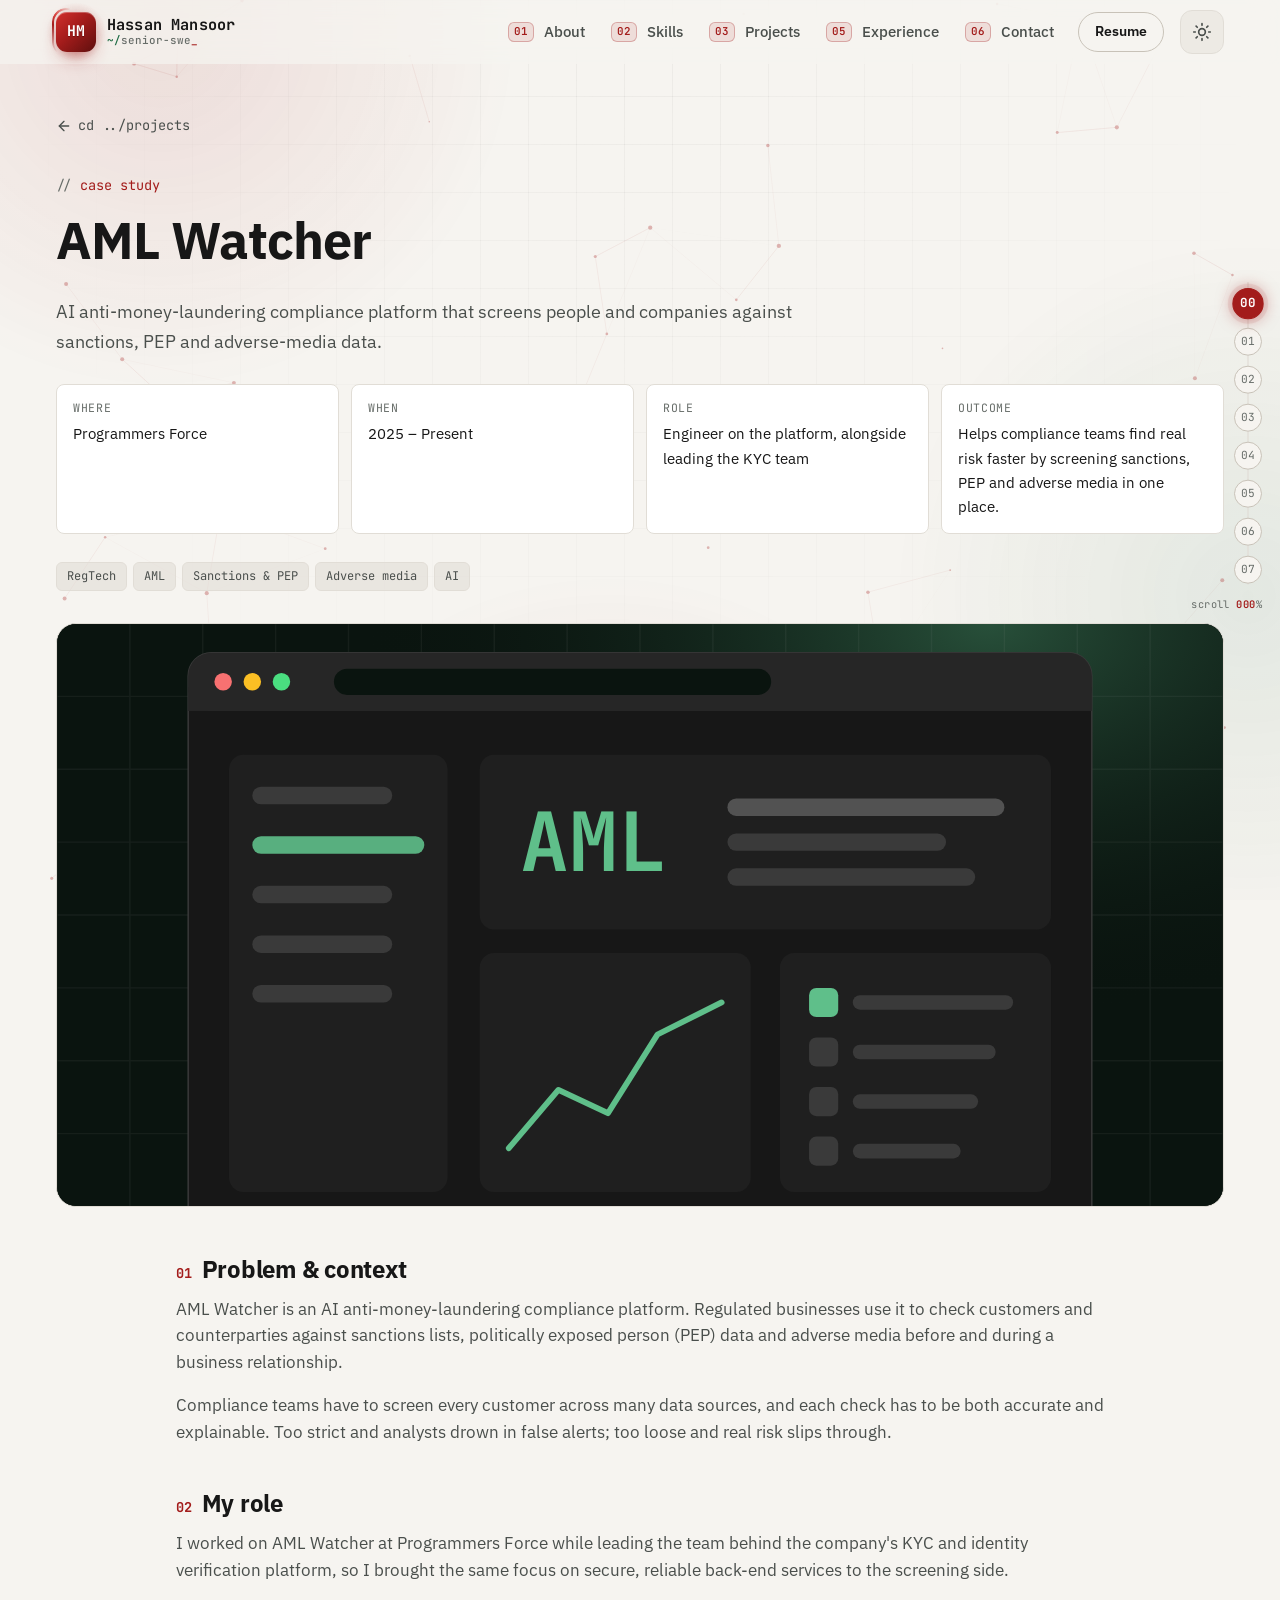
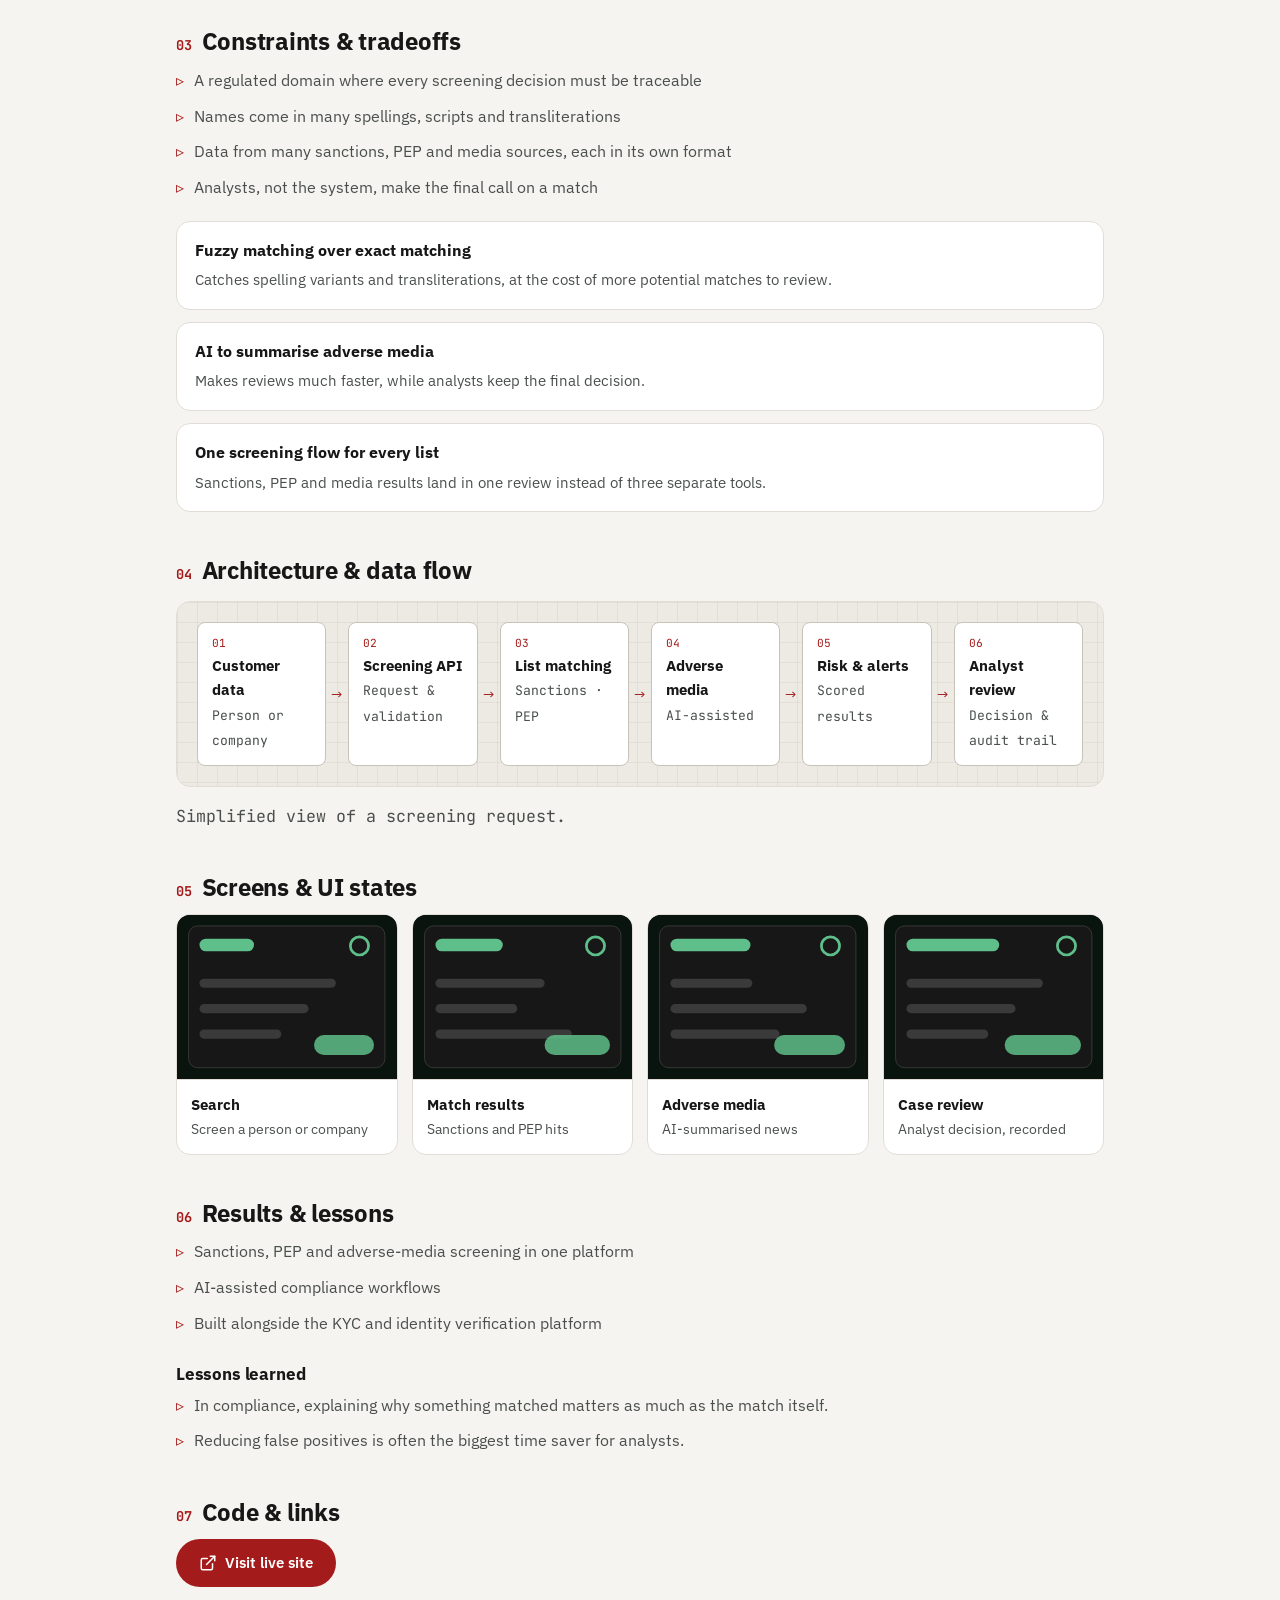
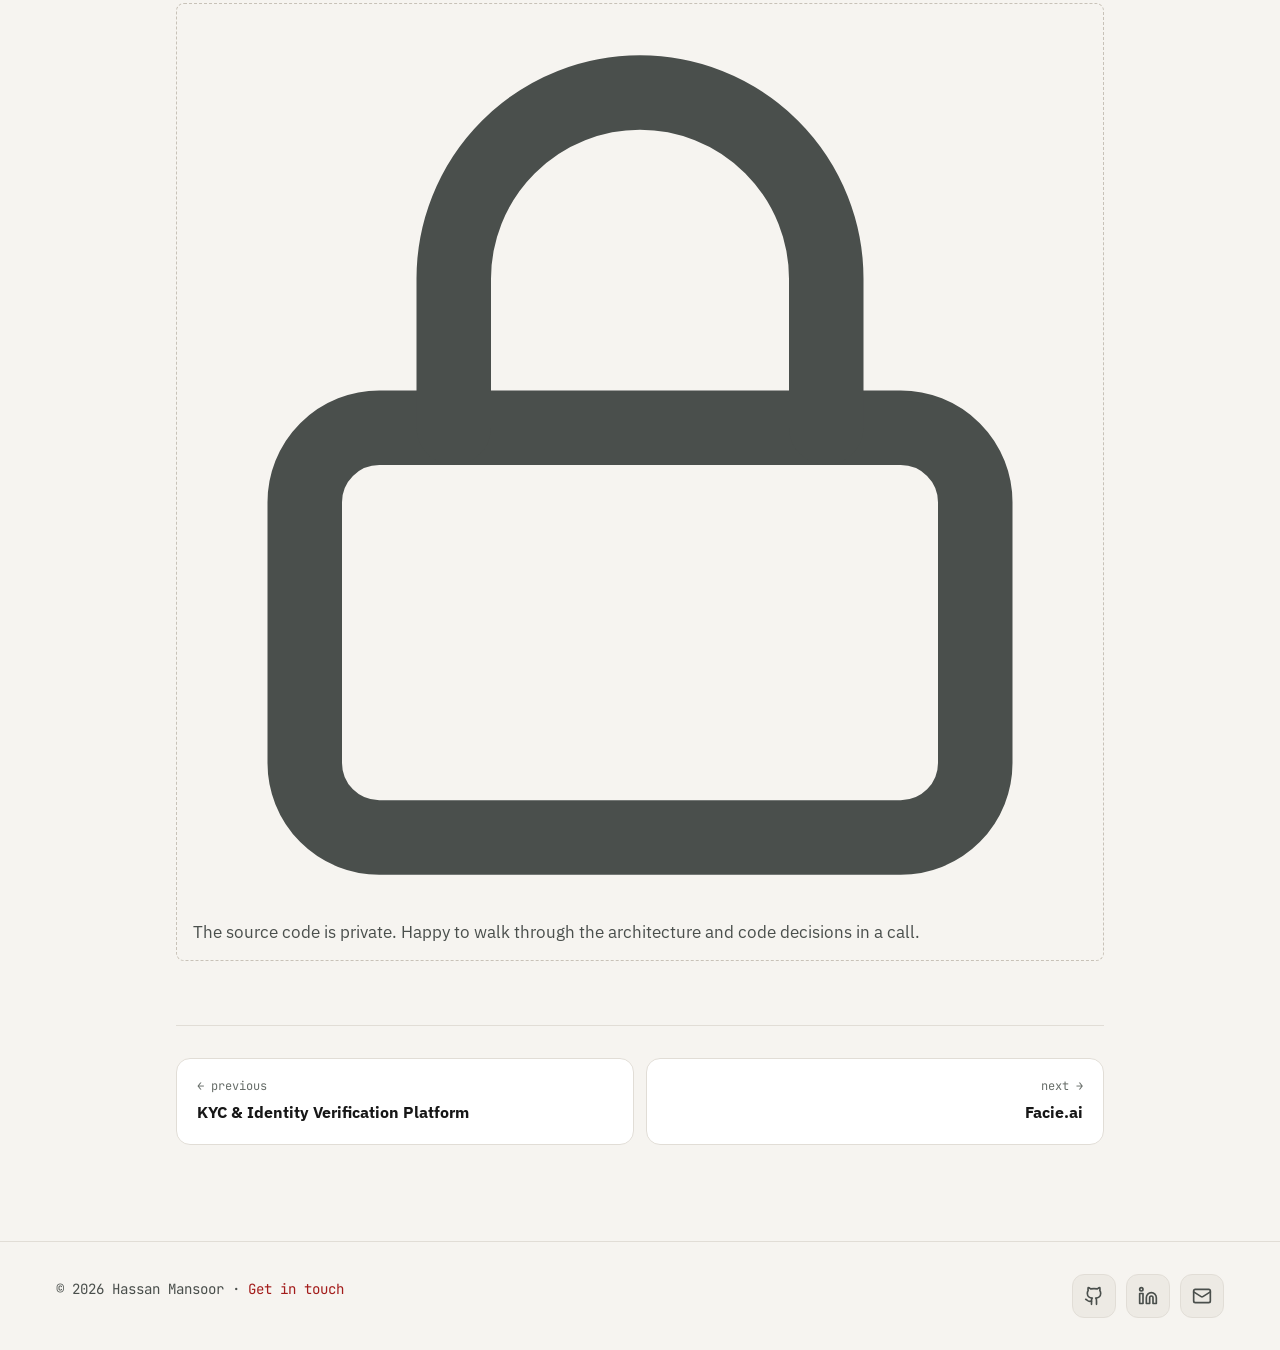
<file: projects/aml-watcher.html>
<!doctype html>
<html lang="en">
<head>
  <meta charset="utf-8">
  <meta name="viewport" content="width=device-width, initial-scale=1">
  <title>AML Watcher — Case Study | Hassan Mansoor</title>
  <meta name="description" content="AI anti-money-laundering compliance platform that screens people and companies against sanctions, PEP and adverse-media data. Helps compliance teams find real risk faster by screening sanctions, PEP and adverse media in one place.">
  <meta name="author" content="Hassan Mansoor">
  <meta name="theme-color" content="#06110C">
  <script>(function(){var t;try{t=localStorage.getItem("theme")}catch(e){}if(t!=="light"&&t!=="dark")t=matchMedia("(prefers-color-scheme: light)").matches?"light":"dark";document.documentElement.setAttribute("data-theme",t)})();</script>
  <script>if(!matchMedia("(prefers-reduced-motion: reduce)").matches)document.documentElement.classList.add("loading");</script>
  <link rel="canonical" href="https://hassan07-dev.github.io/projects/aml-watcher.html">
  <meta property="og:type" content="article">
  <meta property="og:title" content="AML Watcher — Case Study by Hassan Mansoor">
  <meta property="og:description" content="AI anti-money-laundering compliance platform that screens people and companies against sanctions, PEP and adverse-media data.">
  <meta property="og:url" content="https://hassan07-dev.github.io/projects/aml-watcher.html">
  <meta property="og:image" content="https://hassan07-dev.github.io/assets/img/hassan-mansoor.jpg">
  <meta name="twitter:card" content="summary_large_image">
  <link rel="icon" href="../assets/img/favicon.svg?v=2" type="image/svg+xml">
  <link rel="preconnect" href="https://fonts.googleapis.com">
  <link rel="preconnect" href="https://fonts.gstatic.com" crossorigin>
  <link href="https://fonts.googleapis.com/css2?family=IBM+Plex+Sans:wght@400;500;600;700&family=JetBrains+Mono:wght@400;500;600;700&display=swap" rel="stylesheet">
  <link rel="stylesheet" href="../assets/css/styles.css">
</head>
<body data-page="case" data-slug="aml-watcher" data-base="../">
  <a class="skip-link" href="#main">Skip to content</a>
  <!-- Page loader (shown while html.loading; removed by main.js, auto-hides after 6s as a failsafe) -->
  <div class="loader" id="loader" aria-hidden="true">
    <div class="loader-curtain loader-curtain-top"></div>
    <div class="loader-curtain loader-curtain-bottom"></div>
    <div class="loader-core">
      <div class="loader-orbit">
        <svg class="loader-ring" viewBox="0 0 120 120">
          <circle class="loader-ring-track" cx="60" cy="60" r="52"/>
          <circle class="loader-ring-arc" cx="60" cy="60" r="52" pathLength="100"/>
        </svg>
        <span class="loader-spinner"></span>
        <span class="loader-monogram">HM</span>
      </div>
      <p class="loader-name"><span class="prompt">~/</span>hassan<span class="caret">_</span></p>
      <ol class="loader-log">
        <li>booting portfolio<span class="dots"></span></li>
        <li>loading modules: laravel · python · claude-api</li>
        <li>warming caches: redis</li>
        <li class="ok">ready ✓</li>
      </ol>
      <div class="loader-bar"><span></span></div>
      <p class="loader-pct"><b>000</b>%</p>
    </div>
  </div>

  <header class="site-header">
    <nav class="container nav" aria-label="Primary">
      <a class="logo" href="../index.html" aria-label="Hassan Mansoor, home"><span class="logo-mark" aria-hidden="true"><span class="logo-face logo-front">HM</span><span class="logo-face logo-back">&lt;/&gt;</span></span><span class="logo-text" aria-hidden="true"><span class="logo-name">Hassan Mansoor</span><span class="logo-sub"><span class="prompt">~/</span>senior-swe<span class="caret">_</span></span></span></a>
      <div class="nav-menu" id="nav-menu">
        <a href="../index.html#about"><span class="num">01</span>About</a>
        <a href="../index.html#skills"><span class="num">02</span>Skills</a>
        <a href="../index.html#projects"><span class="num">03</span>Projects</a>
        <a href="../index.html#experience"><span class="num">05</span>Experience</a>
        <a href="../index.html#contact"><span class="num">06</span>Contact</a>
        <a class="btn btn-ghost" href="../assets/Hassan-Mansoor-Resume.pdf" download>Resume</a>
      </div>
      <div class="nav-end">
        <button class="icon-btn theme-toggle" type="button" aria-label="Switch to day mode">
          <svg class="i-moon" viewBox="0 0 24 24" fill="none" stroke="currentColor" stroke-width="2" stroke-linecap="round" stroke-linejoin="round" aria-hidden="true"><path d="M12 3a6 6 0 0 0 9 9 9 9 0 1 1-9-9Z"/></svg>
          <svg class="i-sun" viewBox="0 0 24 24" fill="none" stroke="currentColor" stroke-width="2" stroke-linecap="round" stroke-linejoin="round" aria-hidden="true"><circle cx="12" cy="12" r="4"/><path d="M12 2v2M12 20v2M4.93 4.93l1.41 1.41M17.66 17.66l1.41 1.41M2 12h2M20 12h2M6.34 17.66l-1.41 1.41M19.07 4.93l-1.41 1.41"/></svg>
        </button>
        <button class="nav-toggle" type="button" aria-expanded="false" aria-controls="nav-menu" aria-label="Open menu"><span class="bar"></span></button>
      </div>
    </nav>
  </header>

  <main id="main">
    <article id="case-root">
      <noscript><div class="container case-hero"><h1>AML Watcher</h1><p>AI anti-money-laundering compliance platform that screens people and companies against sanctions, PEP and adverse-media data.</p></div></noscript>
    </article>
  </main>

  <footer class="site-footer">
    <div class="container footer-inner">
      <p class="mono">© <span data-year></span> Hassan Mansoor · <a href="../index.html#contact">Get in touch</a></p>
      <div class="social-row" data-footer-social></div>
    </div>
  </footer>

  <script src="../assets/js/data.js"></script>
  <script src="../assets/js/components.js"></script>
  <script src="../assets/js/main.js"></script>
</body>
</html>
</file>
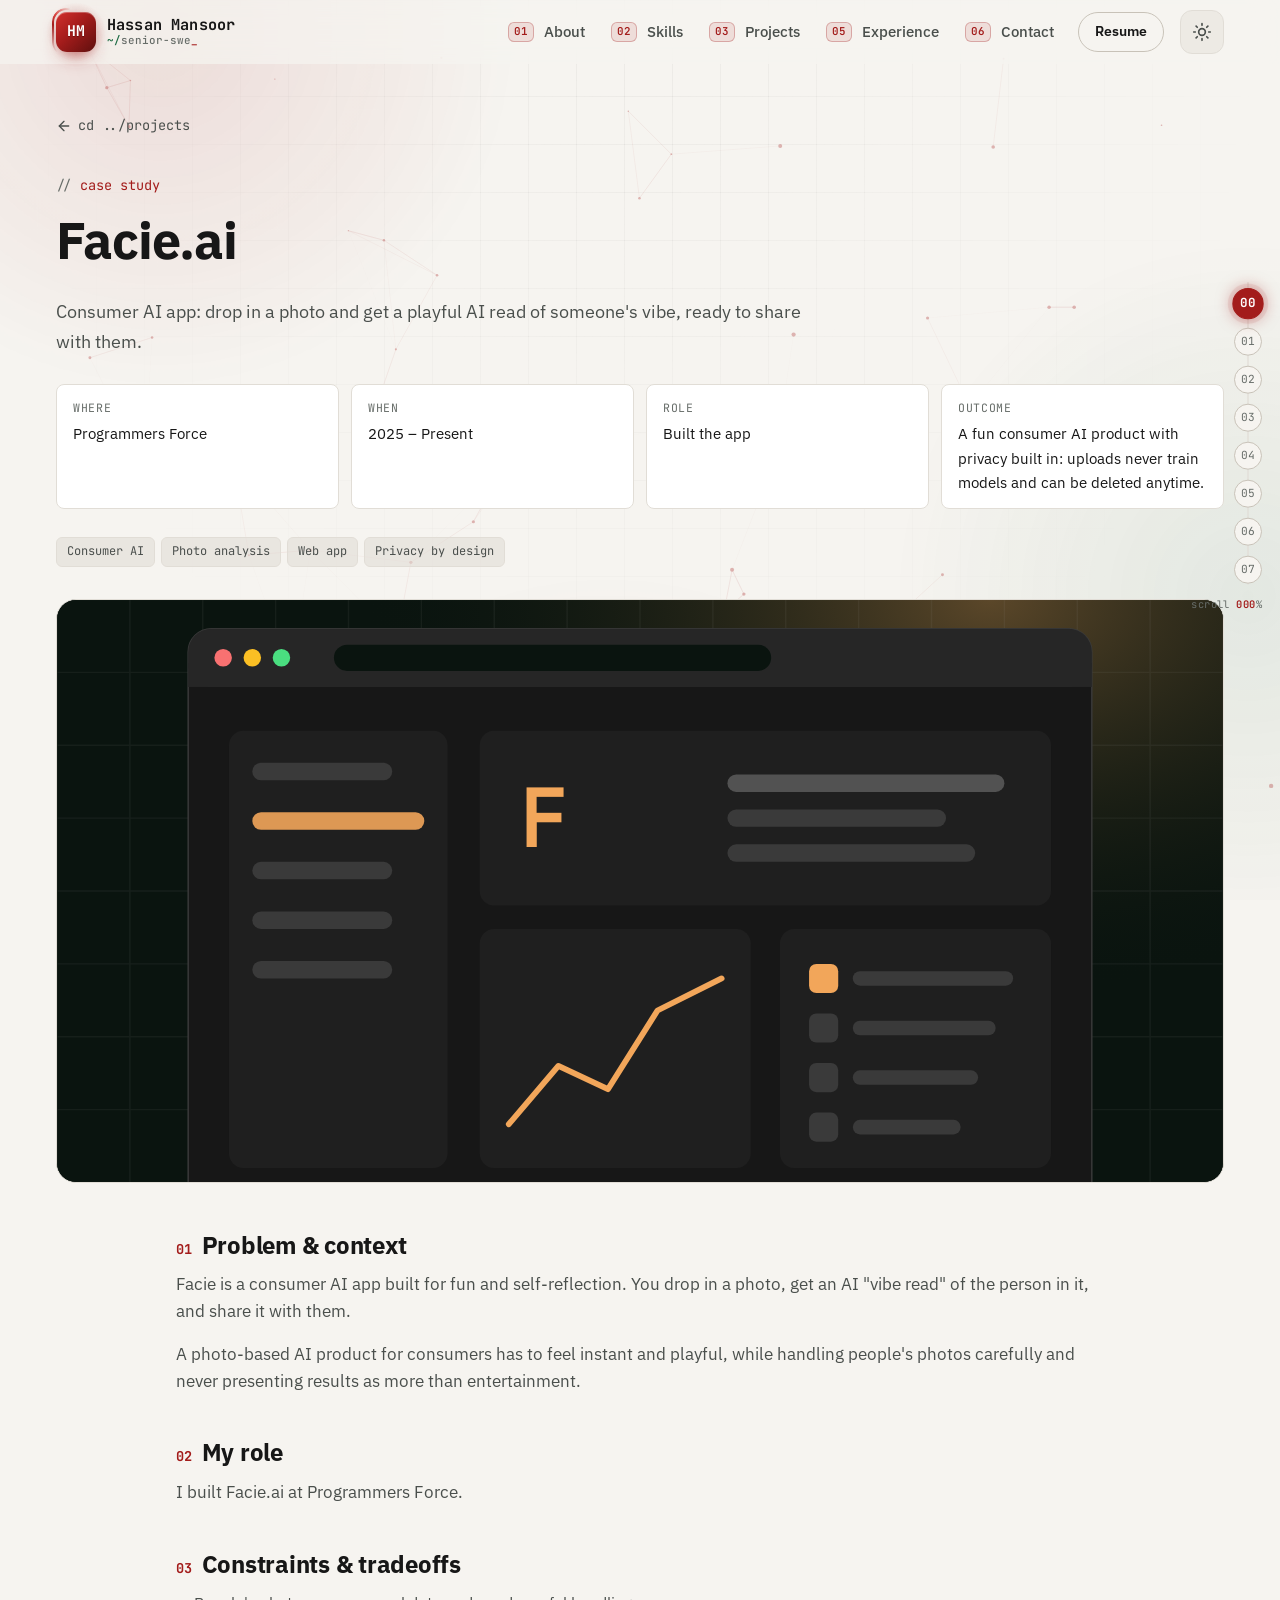
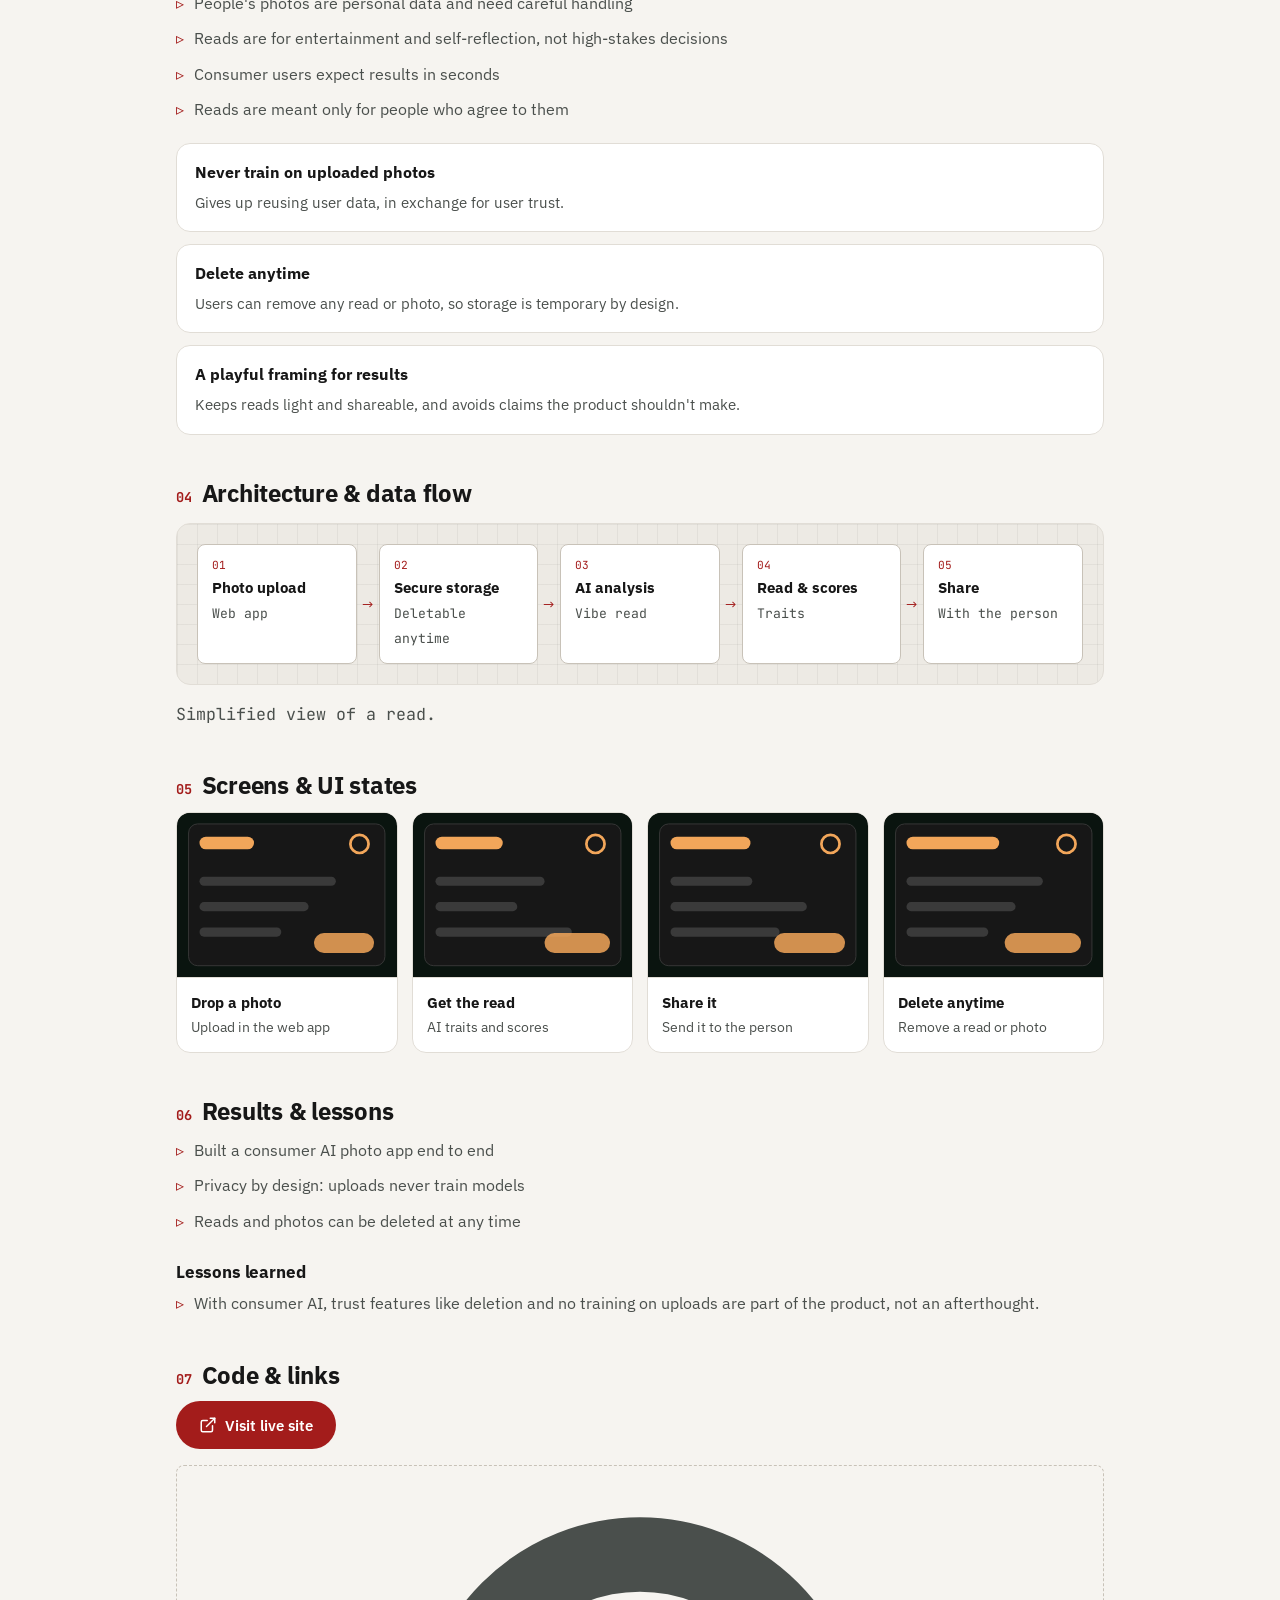
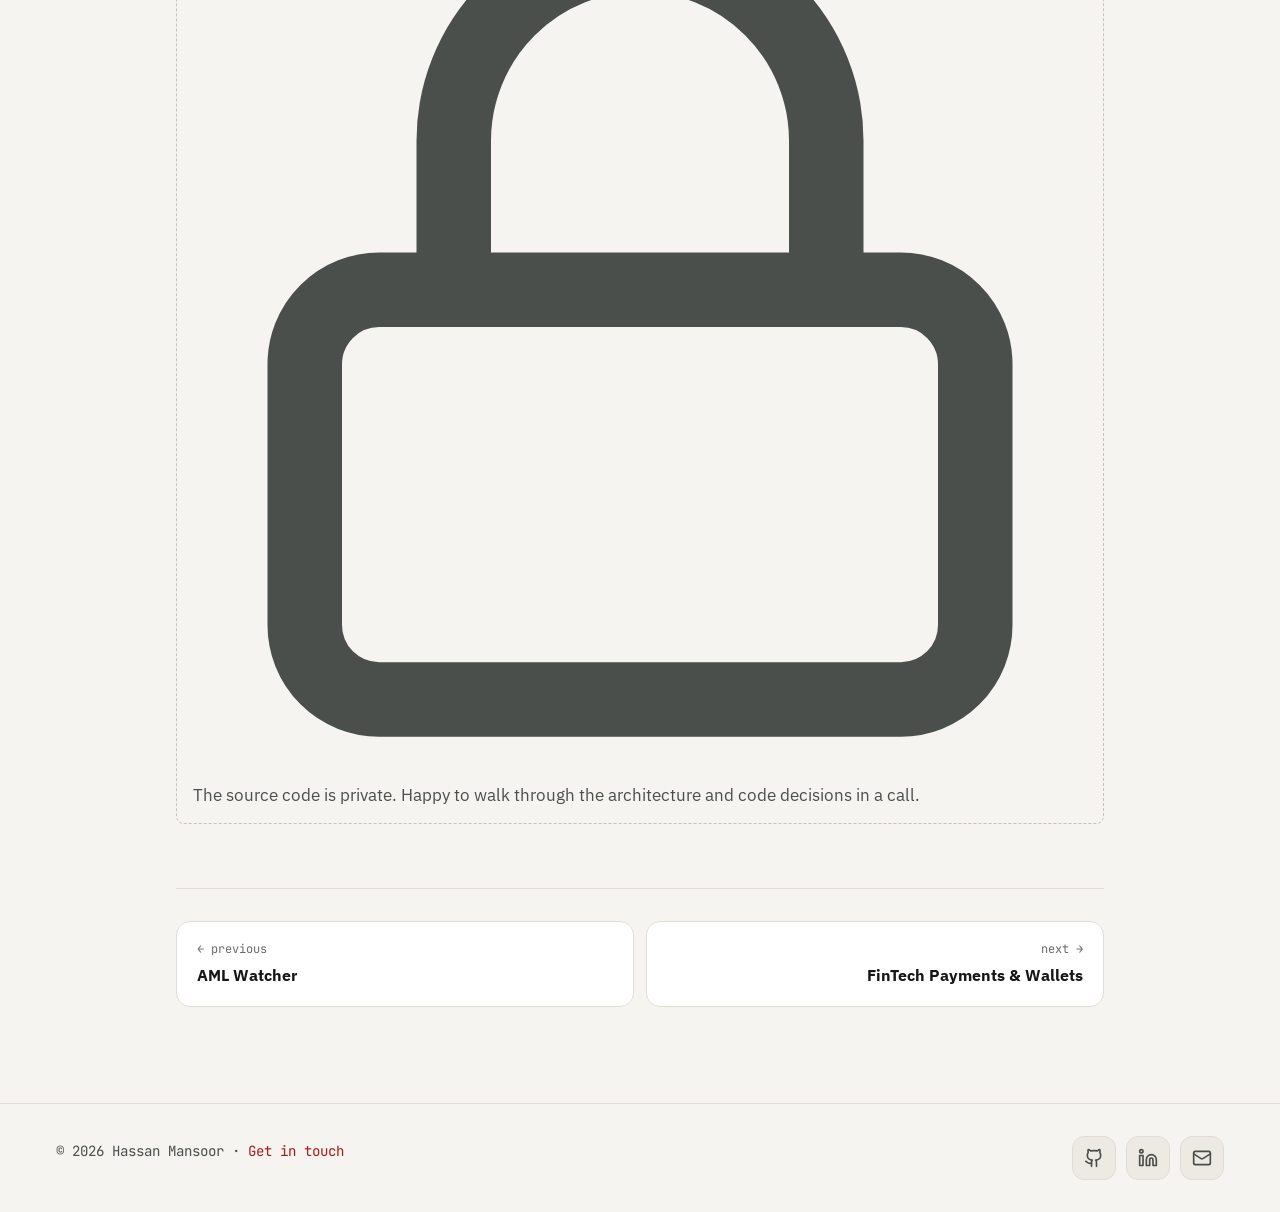
<file: projects/facie-ai.html>
<!doctype html>
<html lang="en">
<head>
  <meta charset="utf-8">
  <meta name="viewport" content="width=device-width, initial-scale=1">
  <title>Facie.ai — Case Study | Hassan Mansoor</title>
  <meta name="description" content="Consumer AI app: drop in a photo and get a playful AI read of someone's vibe, ready to share with them. A fun consumer AI product with privacy built in: uploads never train models and can be deleted anytime.">
  <meta name="author" content="Hassan Mansoor">
  <meta name="theme-color" content="#06110C">
  <script>(function(){var t;try{t=localStorage.getItem("theme")}catch(e){}if(t!=="light"&&t!=="dark")t=matchMedia("(prefers-color-scheme: light)").matches?"light":"dark";document.documentElement.setAttribute("data-theme",t)})();</script>
  <script>if(!matchMedia("(prefers-reduced-motion: reduce)").matches)document.documentElement.classList.add("loading");</script>
  <link rel="canonical" href="https://hassan07-dev.github.io/projects/facie-ai.html">
  <meta property="og:type" content="article">
  <meta property="og:title" content="Facie.ai — Case Study by Hassan Mansoor">
  <meta property="og:description" content="Consumer AI app: drop in a photo and get a playful AI read of someone's vibe, ready to share with them.">
  <meta property="og:url" content="https://hassan07-dev.github.io/projects/facie-ai.html">
  <meta property="og:image" content="https://hassan07-dev.github.io/assets/img/hassan-mansoor.jpg">
  <meta name="twitter:card" content="summary_large_image">
  <link rel="icon" href="../assets/img/favicon.svg?v=2" type="image/svg+xml">
  <link rel="preconnect" href="https://fonts.googleapis.com">
  <link rel="preconnect" href="https://fonts.gstatic.com" crossorigin>
  <link href="https://fonts.googleapis.com/css2?family=IBM+Plex+Sans:wght@400;500;600;700&family=JetBrains+Mono:wght@400;500;600;700&display=swap" rel="stylesheet">
  <link rel="stylesheet" href="../assets/css/styles.css">
</head>
<body data-page="case" data-slug="facie-ai" data-base="../">
  <a class="skip-link" href="#main">Skip to content</a>
  <!-- Page loader (shown while html.loading; removed by main.js, auto-hides after 6s as a failsafe) -->
  <div class="loader" id="loader" aria-hidden="true">
    <div class="loader-curtain loader-curtain-top"></div>
    <div class="loader-curtain loader-curtain-bottom"></div>
    <div class="loader-core">
      <div class="loader-orbit">
        <svg class="loader-ring" viewBox="0 0 120 120">
          <circle class="loader-ring-track" cx="60" cy="60" r="52"/>
          <circle class="loader-ring-arc" cx="60" cy="60" r="52" pathLength="100"/>
        </svg>
        <span class="loader-spinner"></span>
        <span class="loader-monogram">HM</span>
      </div>
      <p class="loader-name"><span class="prompt">~/</span>hassan<span class="caret">_</span></p>
      <ol class="loader-log">
        <li>booting portfolio<span class="dots"></span></li>
        <li>loading modules: laravel · python · claude-api</li>
        <li>warming caches: redis</li>
        <li class="ok">ready ✓</li>
      </ol>
      <div class="loader-bar"><span></span></div>
      <p class="loader-pct"><b>000</b>%</p>
    </div>
  </div>

  <header class="site-header">
    <nav class="container nav" aria-label="Primary">
      <a class="logo" href="../index.html" aria-label="Hassan Mansoor, home"><span class="logo-mark" aria-hidden="true"><span class="logo-face logo-front">HM</span><span class="logo-face logo-back">&lt;/&gt;</span></span><span class="logo-text" aria-hidden="true"><span class="logo-name">Hassan Mansoor</span><span class="logo-sub"><span class="prompt">~/</span>senior-swe<span class="caret">_</span></span></span></a>
      <div class="nav-menu" id="nav-menu">
        <a href="../index.html#about"><span class="num">01</span>About</a>
        <a href="../index.html#skills"><span class="num">02</span>Skills</a>
        <a href="../index.html#projects"><span class="num">03</span>Projects</a>
        <a href="../index.html#experience"><span class="num">05</span>Experience</a>
        <a href="../index.html#contact"><span class="num">06</span>Contact</a>
        <a class="btn btn-ghost" href="../assets/Hassan-Mansoor-Resume.pdf" download>Resume</a>
      </div>
      <div class="nav-end">
        <button class="icon-btn theme-toggle" type="button" aria-label="Switch to day mode">
          <svg class="i-moon" viewBox="0 0 24 24" fill="none" stroke="currentColor" stroke-width="2" stroke-linecap="round" stroke-linejoin="round" aria-hidden="true"><path d="M12 3a6 6 0 0 0 9 9 9 9 0 1 1-9-9Z"/></svg>
          <svg class="i-sun" viewBox="0 0 24 24" fill="none" stroke="currentColor" stroke-width="2" stroke-linecap="round" stroke-linejoin="round" aria-hidden="true"><circle cx="12" cy="12" r="4"/><path d="M12 2v2M12 20v2M4.93 4.93l1.41 1.41M17.66 17.66l1.41 1.41M2 12h2M20 12h2M6.34 17.66l-1.41 1.41M19.07 4.93l-1.41 1.41"/></svg>
        </button>
        <button class="nav-toggle" type="button" aria-expanded="false" aria-controls="nav-menu" aria-label="Open menu"><span class="bar"></span></button>
      </div>
    </nav>
  </header>

  <main id="main">
    <article id="case-root">
      <noscript><div class="container case-hero"><h1>Facie.ai</h1><p>Consumer AI app: drop in a photo and get a playful AI read of someone's vibe, ready to share with them.</p></div></noscript>
    </article>
  </main>

  <footer class="site-footer">
    <div class="container footer-inner">
      <p class="mono">© <span data-year></span> Hassan Mansoor · <a href="../index.html#contact">Get in touch</a></p>
      <div class="social-row" data-footer-social></div>
    </div>
  </footer>

  <script src="../assets/js/data.js"></script>
  <script src="../assets/js/components.js"></script>
  <script src="../assets/js/main.js"></script>
</body>
</html>
</file>
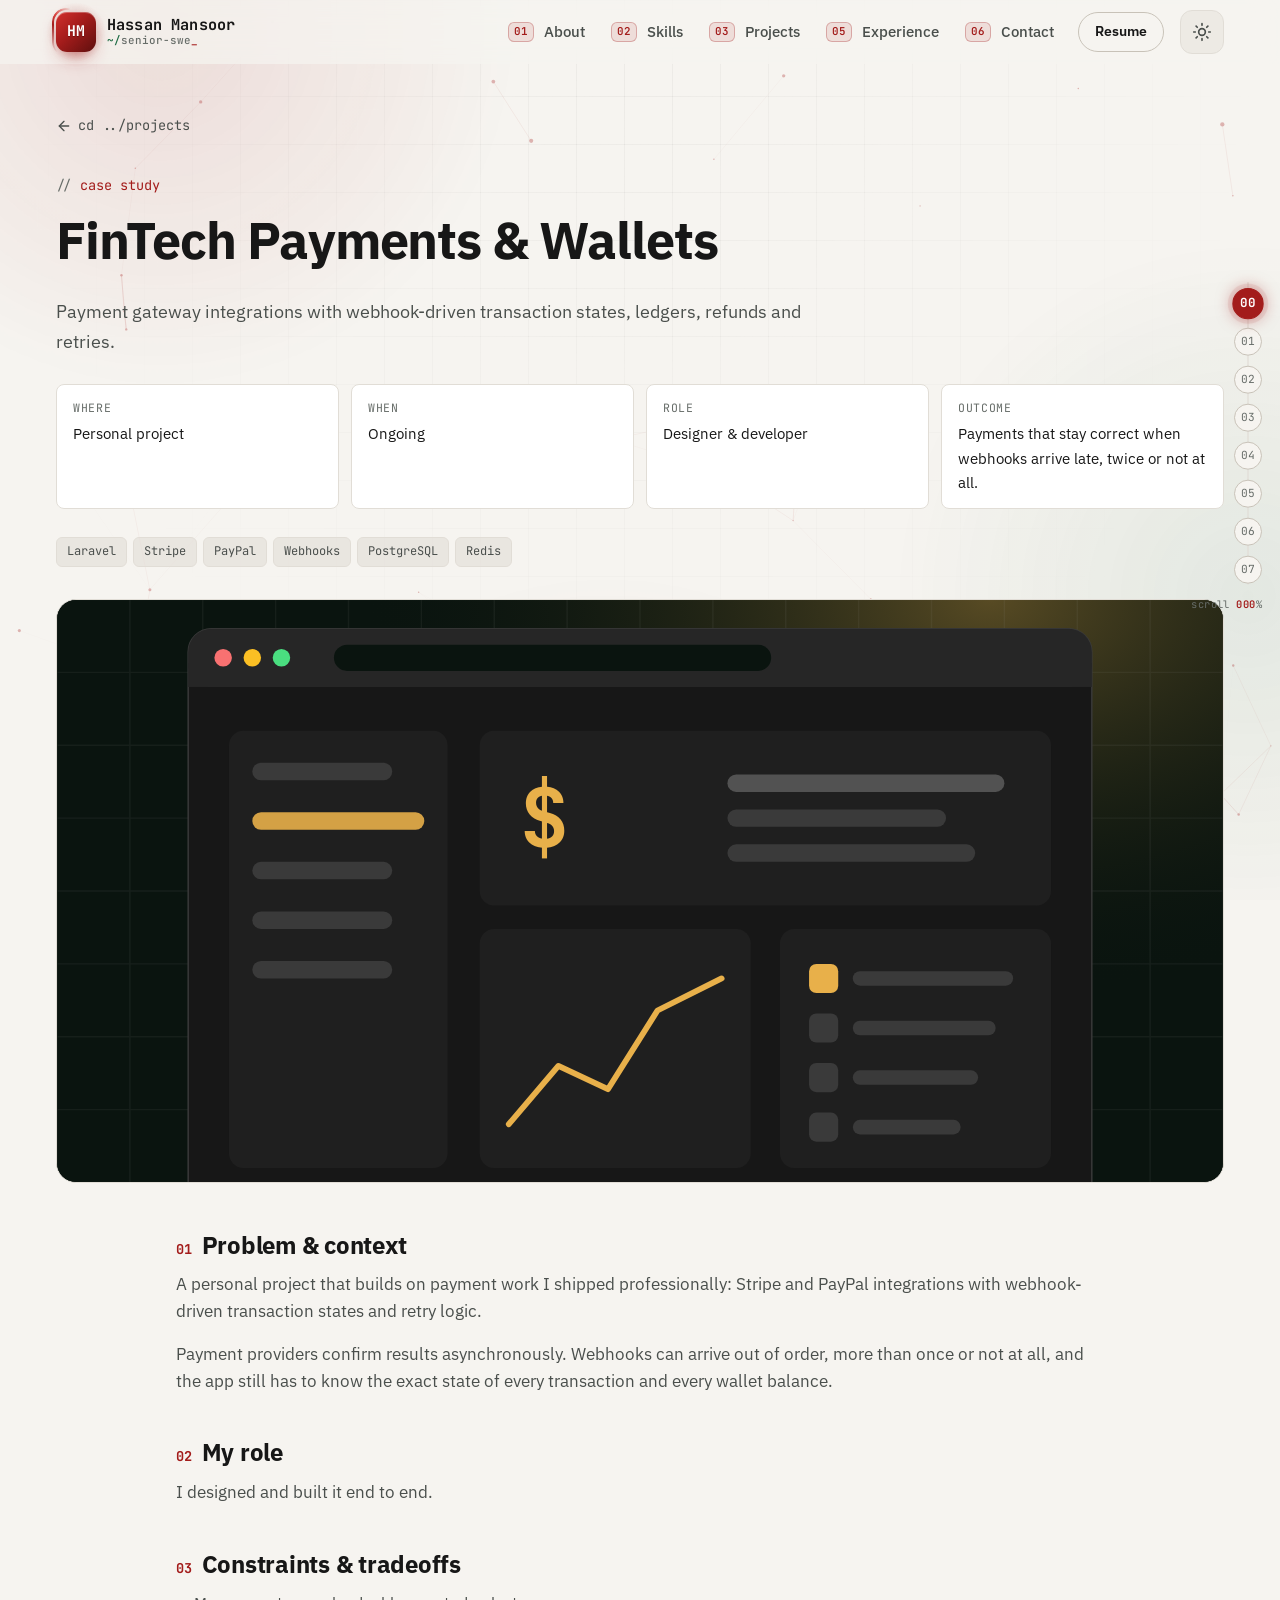
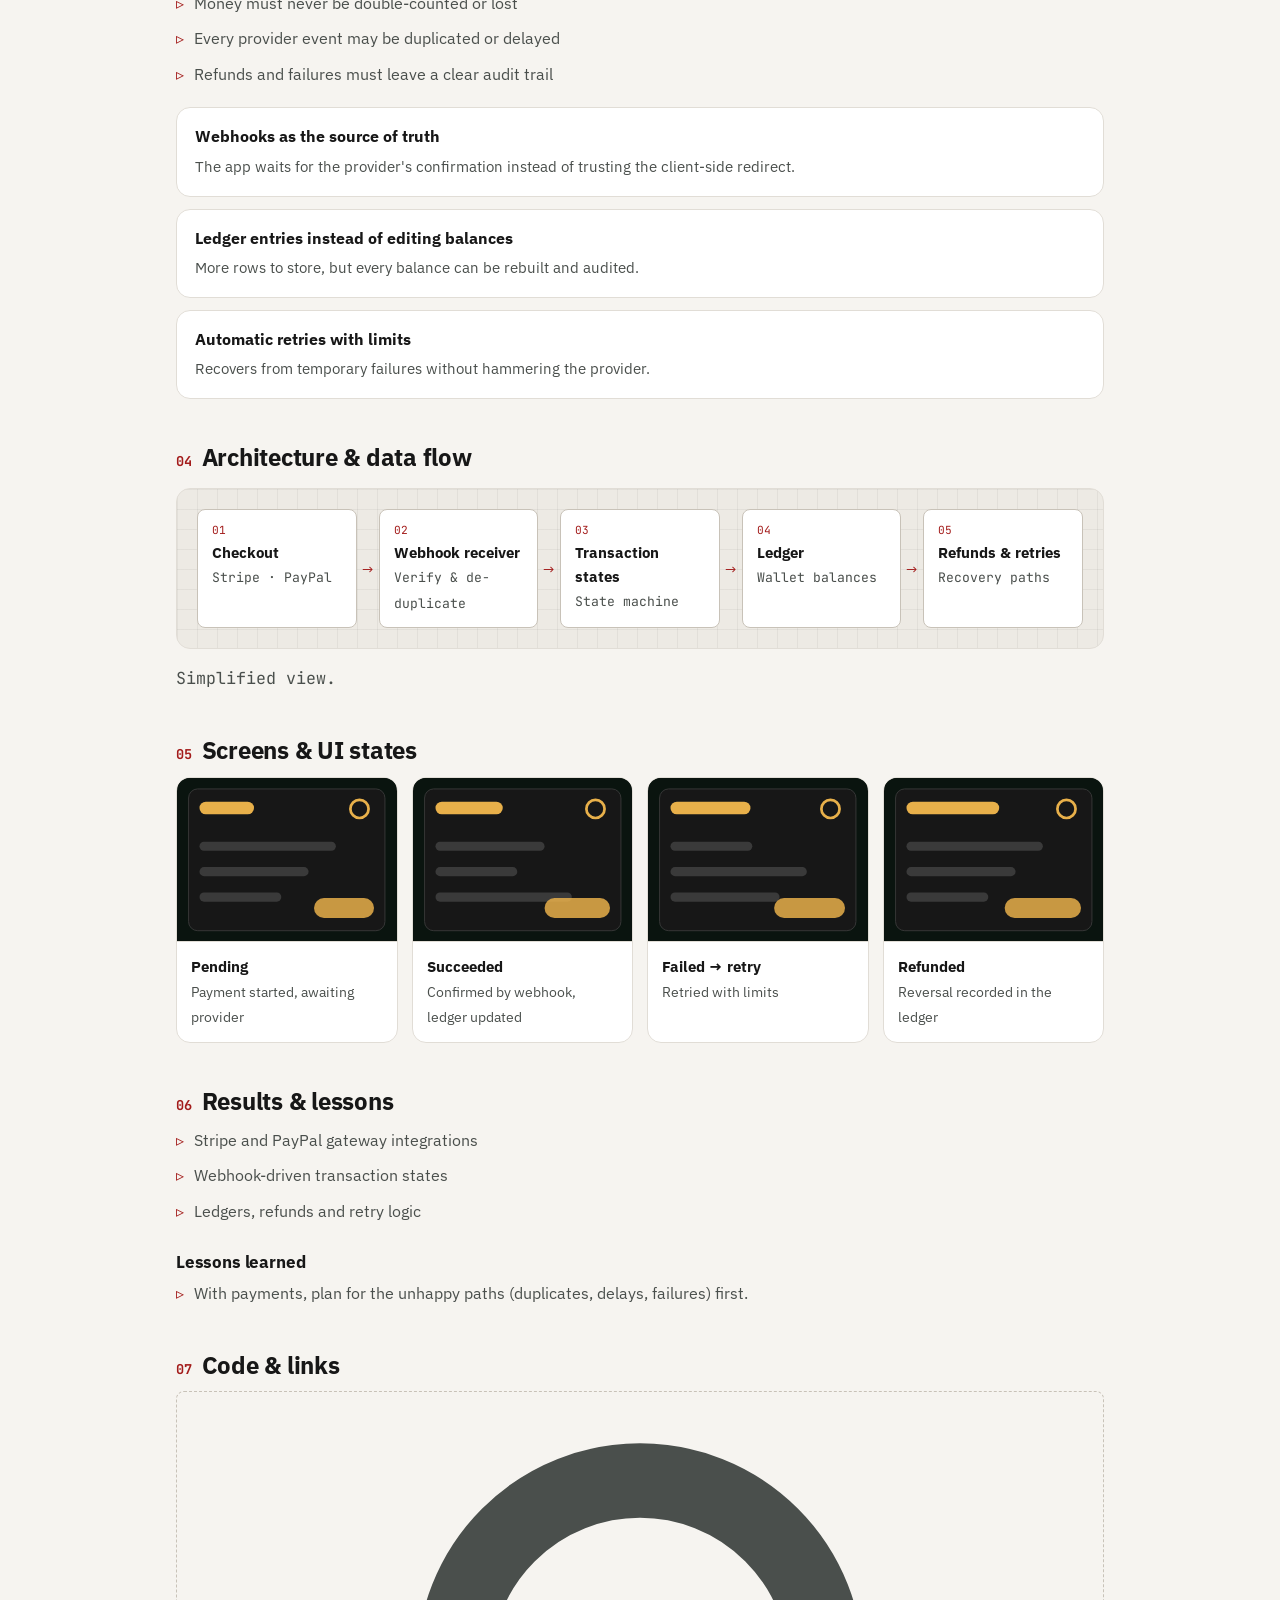
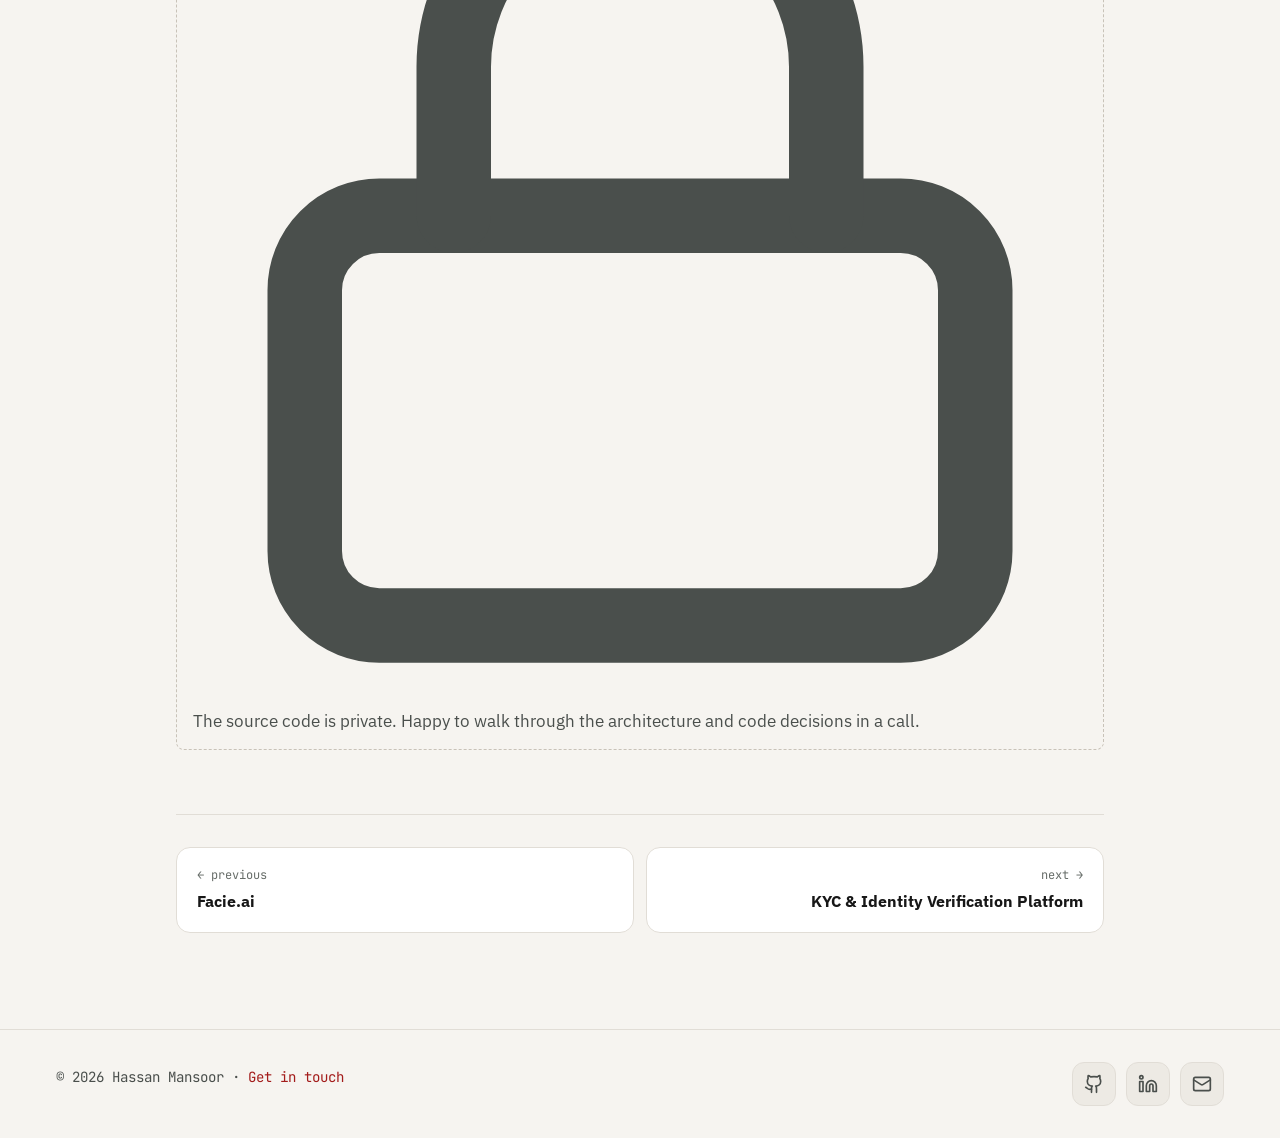
<file: projects/fintech-payments.html>
<!doctype html>
<html lang="en">
<head>
  <meta charset="utf-8">
  <meta name="viewport" content="width=device-width, initial-scale=1">
  <title>FinTech Payments &amp; Wallets — Case Study | Hassan Mansoor</title>
  <meta name="description" content="Payment gateway integrations with webhook-driven transaction states, ledgers, refunds and retries. Payments that stay correct when webhooks arrive late, twice or not at all.">
  <meta name="author" content="Hassan Mansoor">
  <meta name="theme-color" content="#06110C">
  <script>(function(){var t;try{t=localStorage.getItem("theme")}catch(e){}if(t!=="light"&&t!=="dark")t=matchMedia("(prefers-color-scheme: light)").matches?"light":"dark";document.documentElement.setAttribute("data-theme",t)})();</script>
  <script>if(!matchMedia("(prefers-reduced-motion: reduce)").matches)document.documentElement.classList.add("loading");</script>
  <link rel="canonical" href="https://hassan07-dev.github.io/projects/fintech-payments.html">
  <meta property="og:type" content="article">
  <meta property="og:title" content="FinTech Payments &amp; Wallets — Case Study by Hassan Mansoor">
  <meta property="og:description" content="Payment gateway integrations with webhook-driven transaction states, ledgers, refunds and retries.">
  <meta property="og:url" content="https://hassan07-dev.github.io/projects/fintech-payments.html">
  <meta property="og:image" content="https://hassan07-dev.github.io/assets/img/hassan-mansoor.jpg">
  <meta name="twitter:card" content="summary_large_image">
  <link rel="icon" href="../assets/img/favicon.svg?v=2" type="image/svg+xml">
  <link rel="preconnect" href="https://fonts.googleapis.com">
  <link rel="preconnect" href="https://fonts.gstatic.com" crossorigin>
  <link href="https://fonts.googleapis.com/css2?family=IBM+Plex+Sans:wght@400;500;600;700&family=JetBrains+Mono:wght@400;500;600;700&display=swap" rel="stylesheet">
  <link rel="stylesheet" href="../assets/css/styles.css">
</head>
<body data-page="case" data-slug="fintech-payments" data-base="../">
  <a class="skip-link" href="#main">Skip to content</a>
  <!-- Page loader (shown while html.loading; removed by main.js, auto-hides after 6s as a failsafe) -->
  <div class="loader" id="loader" aria-hidden="true">
    <div class="loader-curtain loader-curtain-top"></div>
    <div class="loader-curtain loader-curtain-bottom"></div>
    <div class="loader-core">
      <div class="loader-orbit">
        <svg class="loader-ring" viewBox="0 0 120 120">
          <circle class="loader-ring-track" cx="60" cy="60" r="52"/>
          <circle class="loader-ring-arc" cx="60" cy="60" r="52" pathLength="100"/>
        </svg>
        <span class="loader-spinner"></span>
        <span class="loader-monogram">HM</span>
      </div>
      <p class="loader-name"><span class="prompt">~/</span>hassan<span class="caret">_</span></p>
      <ol class="loader-log">
        <li>booting portfolio<span class="dots"></span></li>
        <li>loading modules: laravel · python · claude-api</li>
        <li>warming caches: redis</li>
        <li class="ok">ready ✓</li>
      </ol>
      <div class="loader-bar"><span></span></div>
      <p class="loader-pct"><b>000</b>%</p>
    </div>
  </div>

  <header class="site-header">
    <nav class="container nav" aria-label="Primary">
      <a class="logo" href="../index.html" aria-label="Hassan Mansoor, home"><span class="logo-mark" aria-hidden="true"><span class="logo-face logo-front">HM</span><span class="logo-face logo-back">&lt;/&gt;</span></span><span class="logo-text" aria-hidden="true"><span class="logo-name">Hassan Mansoor</span><span class="logo-sub"><span class="prompt">~/</span>senior-swe<span class="caret">_</span></span></span></a>
      <div class="nav-menu" id="nav-menu">
        <a href="../index.html#about"><span class="num">01</span>About</a>
        <a href="../index.html#skills"><span class="num">02</span>Skills</a>
        <a href="../index.html#projects"><span class="num">03</span>Projects</a>
        <a href="../index.html#experience"><span class="num">05</span>Experience</a>
        <a href="../index.html#contact"><span class="num">06</span>Contact</a>
        <a class="btn btn-ghost" href="../assets/Hassan-Mansoor-Resume.pdf" download>Resume</a>
      </div>
      <div class="nav-end">
        <button class="icon-btn theme-toggle" type="button" aria-label="Switch to day mode">
          <svg class="i-moon" viewBox="0 0 24 24" fill="none" stroke="currentColor" stroke-width="2" stroke-linecap="round" stroke-linejoin="round" aria-hidden="true"><path d="M12 3a6 6 0 0 0 9 9 9 9 0 1 1-9-9Z"/></svg>
          <svg class="i-sun" viewBox="0 0 24 24" fill="none" stroke="currentColor" stroke-width="2" stroke-linecap="round" stroke-linejoin="round" aria-hidden="true"><circle cx="12" cy="12" r="4"/><path d="M12 2v2M12 20v2M4.93 4.93l1.41 1.41M17.66 17.66l1.41 1.41M2 12h2M20 12h2M6.34 17.66l-1.41 1.41M19.07 4.93l-1.41 1.41"/></svg>
        </button>
        <button class="nav-toggle" type="button" aria-expanded="false" aria-controls="nav-menu" aria-label="Open menu"><span class="bar"></span></button>
      </div>
    </nav>
  </header>

  <main id="main">
    <article id="case-root">
      <noscript><div class="container case-hero"><h1>FinTech Payments &amp; Wallets</h1><p>Payment gateway integrations with webhook-driven transaction states, ledgers, refunds and retries.</p></div></noscript>
    </article>
  </main>

  <footer class="site-footer">
    <div class="container footer-inner">
      <p class="mono">© <span data-year></span> Hassan Mansoor · <a href="../index.html#contact">Get in touch</a></p>
      <div class="social-row" data-footer-social></div>
    </div>
  </footer>

  <script src="../assets/js/data.js"></script>
  <script src="../assets/js/components.js"></script>
  <script src="../assets/js/main.js"></script>
</body>
</html>
</file>
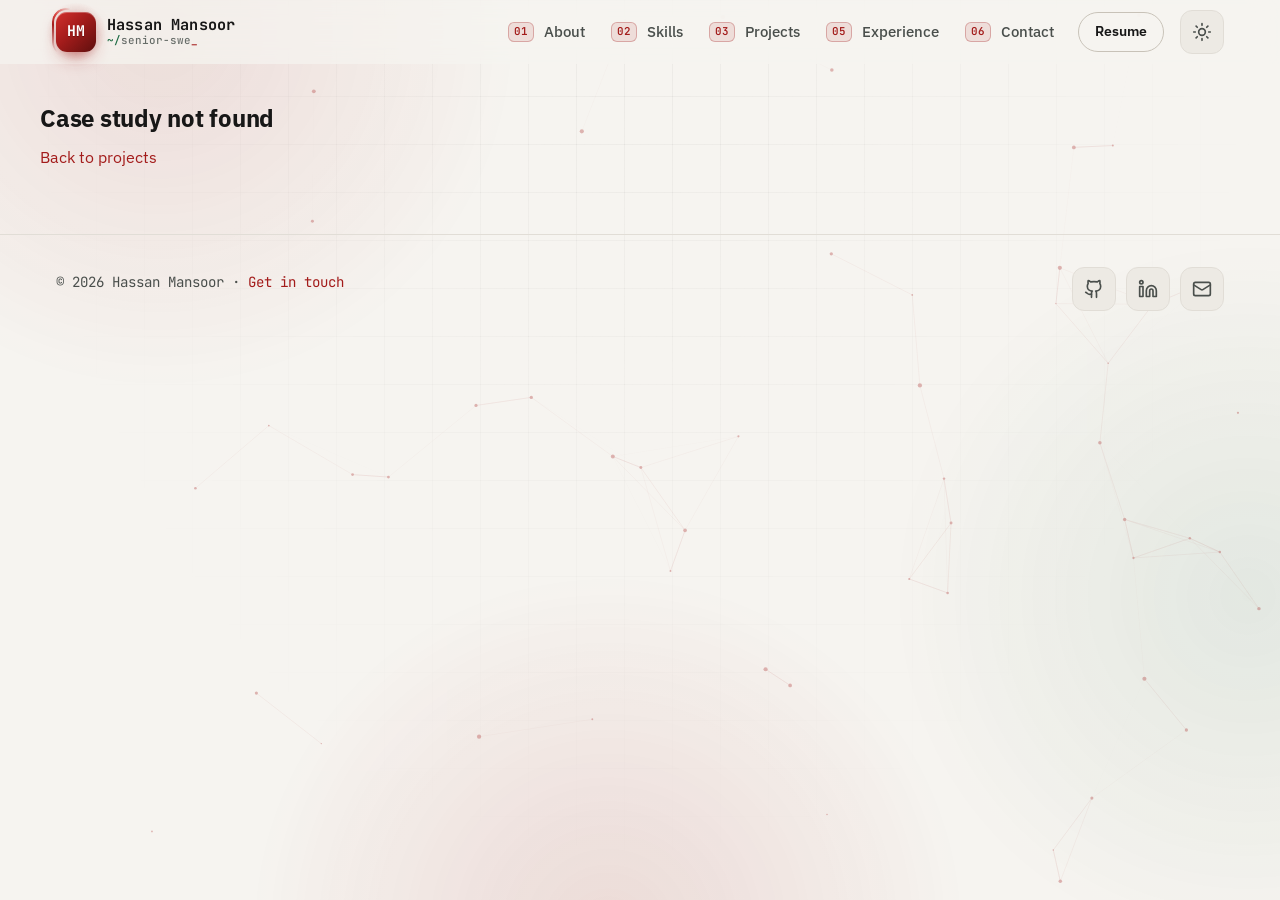
<file: projects/fyfer.html>
<!doctype html>
<html lang="en">
<head>
  <meta charset="utf-8">
  <meta name="viewport" content="width=device-width, initial-scale=1">
  <title>Fyfer — Case Study | Hassan Mansoor</title>
  <meta name="description" content="Back-end APIs plus social and workout-tracking features for an iOS fitness app that connects users with trainers. Gave the iOS app one API for workouts, social features and trainer connections.">
  <meta name="author" content="Hassan Mansoor">
  <meta name="theme-color" content="#06110C">
  <script>(function(){var t;try{t=localStorage.getItem("theme")}catch(e){}if(t!=="light"&&t!=="dark")t=matchMedia("(prefers-color-scheme: light)").matches?"light":"dark";document.documentElement.setAttribute("data-theme",t)})();</script>
  <script>if(!matchMedia("(prefers-reduced-motion: reduce)").matches)document.documentElement.classList.add("loading");</script>
  <link rel="canonical" href="https://hassan07-dev.github.io/projects/fyfer.html">
  <meta property="og:type" content="article">
  <meta property="og:title" content="Fyfer — Case Study by Hassan Mansoor">
  <meta property="og:description" content="Back-end APIs plus social and workout-tracking features for an iOS fitness app that connects users with trainers.">
  <meta property="og:url" content="https://hassan07-dev.github.io/projects/fyfer.html">
  <meta property="og:image" content="https://hassan07-dev.github.io/assets/img/hassan-mansoor.jpg">
  <meta name="twitter:card" content="summary_large_image">
  <link rel="icon" href="../assets/img/favicon.svg?v=2" type="image/svg+xml">
  <link rel="preconnect" href="https://fonts.googleapis.com">
  <link rel="preconnect" href="https://fonts.gstatic.com" crossorigin>
  <link href="https://fonts.googleapis.com/css2?family=IBM+Plex+Sans:wght@400;500;600;700&family=JetBrains+Mono:wght@400;500;600;700&display=swap" rel="stylesheet">
  <link rel="stylesheet" href="../assets/css/styles.css">
</head>
<body data-page="case" data-slug="fyfer" data-base="../">
  <a class="skip-link" href="#main">Skip to content</a>
  <!-- Page loader (shown while html.loading; removed by main.js, auto-hides after 6s as a failsafe) -->
  <div class="loader" id="loader" aria-hidden="true">
    <div class="loader-curtain loader-curtain-top"></div>
    <div class="loader-curtain loader-curtain-bottom"></div>
    <div class="loader-core">
      <div class="loader-orbit">
        <svg class="loader-ring" viewBox="0 0 120 120">
          <circle class="loader-ring-track" cx="60" cy="60" r="52"/>
          <circle class="loader-ring-arc" cx="60" cy="60" r="52" pathLength="100"/>
        </svg>
        <span class="loader-spinner"></span>
        <span class="loader-monogram">HM</span>
      </div>
      <p class="loader-name"><span class="prompt">~/</span>hassan<span class="caret">_</span></p>
      <ol class="loader-log">
        <li>booting portfolio<span class="dots"></span></li>
        <li>loading modules: laravel · python · claude-api</li>
        <li>warming caches: redis</li>
        <li class="ok">ready ✓</li>
      </ol>
      <div class="loader-bar"><span></span></div>
      <p class="loader-pct"><b>000</b>%</p>
    </div>
  </div>

  <header class="site-header">
    <nav class="container nav" aria-label="Primary">
      <a class="logo" href="../index.html" aria-label="Hassan Mansoor, home"><span class="logo-mark" aria-hidden="true"><span class="logo-face logo-front">HM</span><span class="logo-face logo-back">&lt;/&gt;</span></span><span class="logo-text" aria-hidden="true"><span class="logo-name">Hassan Mansoor</span><span class="logo-sub"><span class="prompt">~/</span>senior-swe<span class="caret">_</span></span></span></a>
      <div class="nav-menu" id="nav-menu">
        <a href="../index.html#about"><span class="num">01</span>About</a>
        <a href="../index.html#skills"><span class="num">02</span>Skills</a>
        <a href="../index.html#projects"><span class="num">03</span>Projects</a>
        <a href="../index.html#experience"><span class="num">05</span>Experience</a>
        <a href="../index.html#contact"><span class="num">06</span>Contact</a>
        <a class="btn btn-ghost" href="../assets/Hassan-Mansoor-Resume.pdf" download>Resume</a>
      </div>
      <div class="nav-end">
        <button class="icon-btn theme-toggle" type="button" aria-label="Switch to day mode">
          <svg class="i-moon" viewBox="0 0 24 24" fill="none" stroke="currentColor" stroke-width="2" stroke-linecap="round" stroke-linejoin="round" aria-hidden="true"><path d="M12 3a6 6 0 0 0 9 9 9 9 0 1 1-9-9Z"/></svg>
          <svg class="i-sun" viewBox="0 0 24 24" fill="none" stroke="currentColor" stroke-width="2" stroke-linecap="round" stroke-linejoin="round" aria-hidden="true"><circle cx="12" cy="12" r="4"/><path d="M12 2v2M12 20v2M4.93 4.93l1.41 1.41M17.66 17.66l1.41 1.41M2 12h2M20 12h2M6.34 17.66l-1.41 1.41M19.07 4.93l-1.41 1.41"/></svg>
        </button>
        <button class="nav-toggle" type="button" aria-expanded="false" aria-controls="nav-menu" aria-label="Open menu"><span class="bar"></span></button>
      </div>
    </nav>
  </header>

  <main id="main">
    <article id="case-root">
      <noscript><div class="container case-hero"><h1>Fyfer</h1><p>Back-end APIs plus social and workout-tracking features for an iOS fitness app that connects users with trainers.</p></div></noscript>
    </article>
  </main>

  <footer class="site-footer">
    <div class="container footer-inner">
      <p class="mono">© <span data-year></span> Hassan Mansoor · <a href="../index.html#contact">Get in touch</a></p>
      <div class="social-row" data-footer-social></div>
    </div>
  </footer>

  <script src="../assets/js/data.js"></script>
  <script src="../assets/js/components.js"></script>
  <script src="../assets/js/main.js"></script>
</body>
</html>
</file>
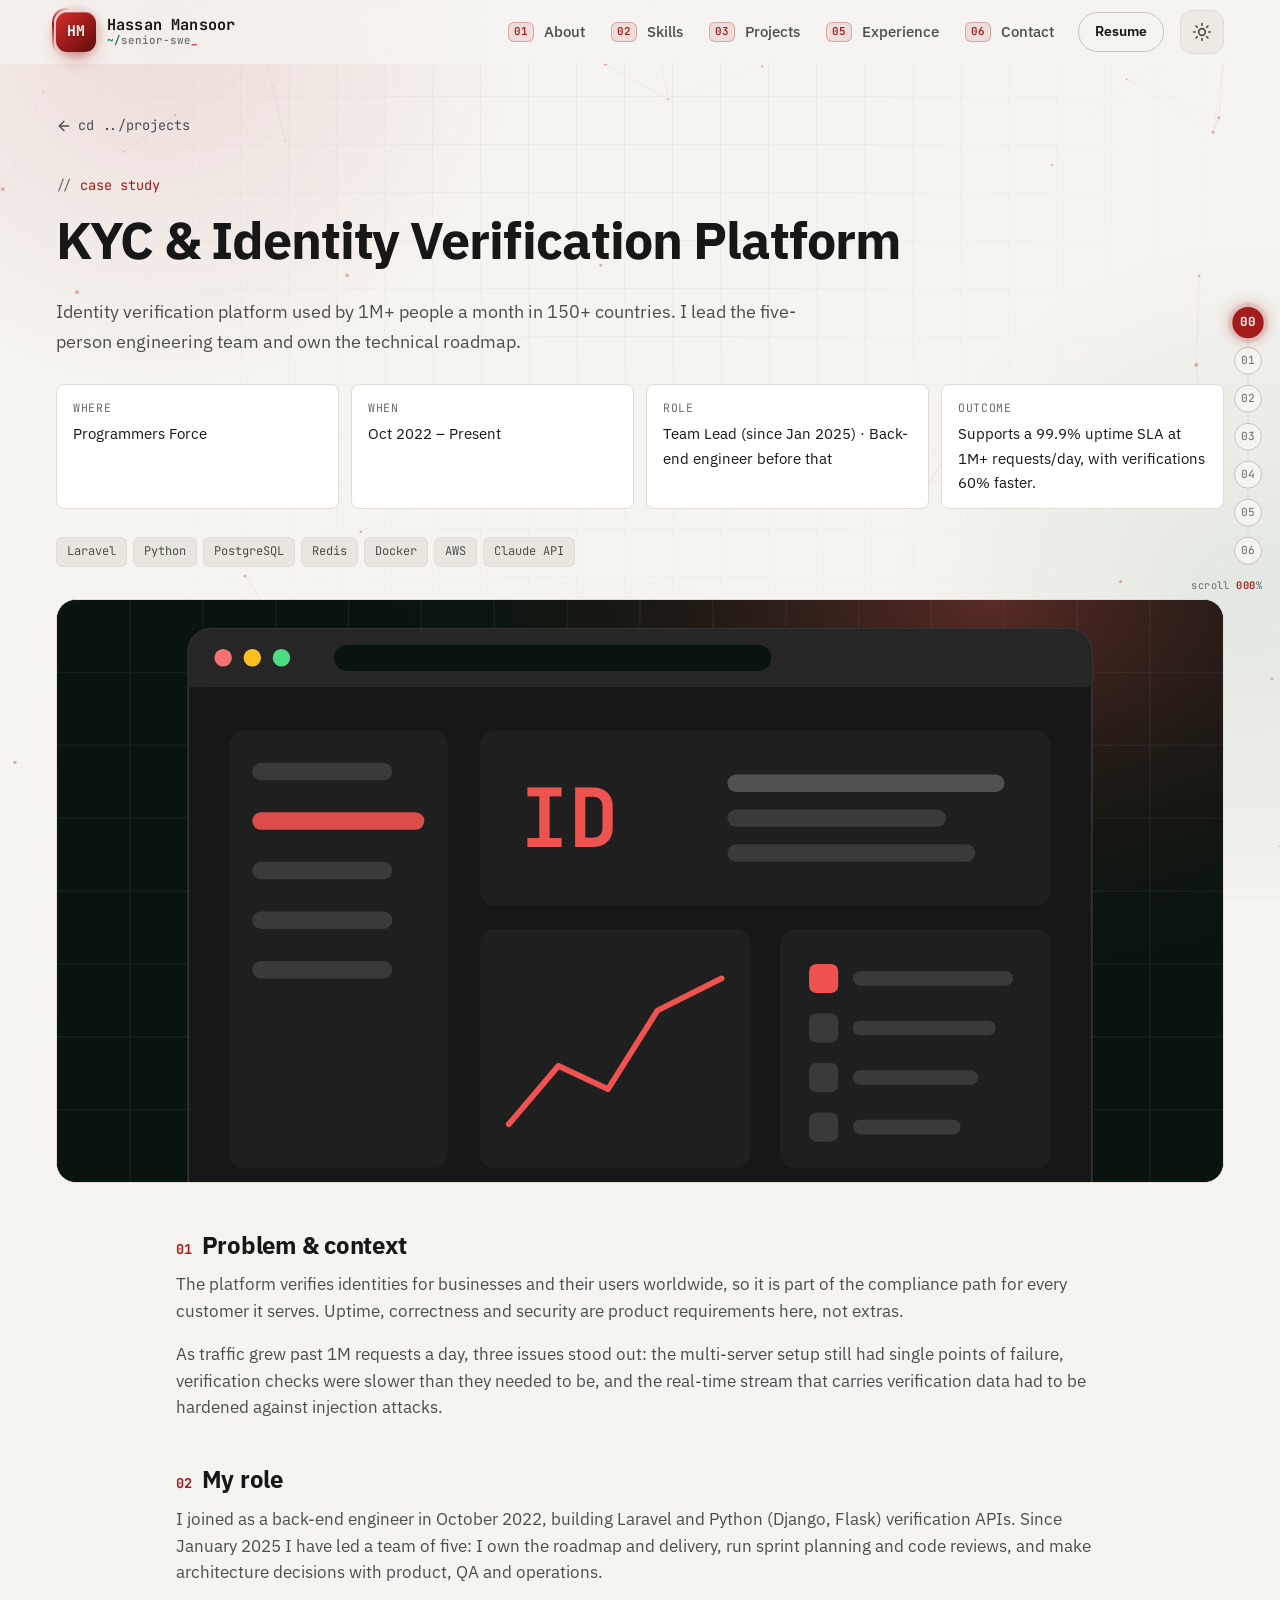
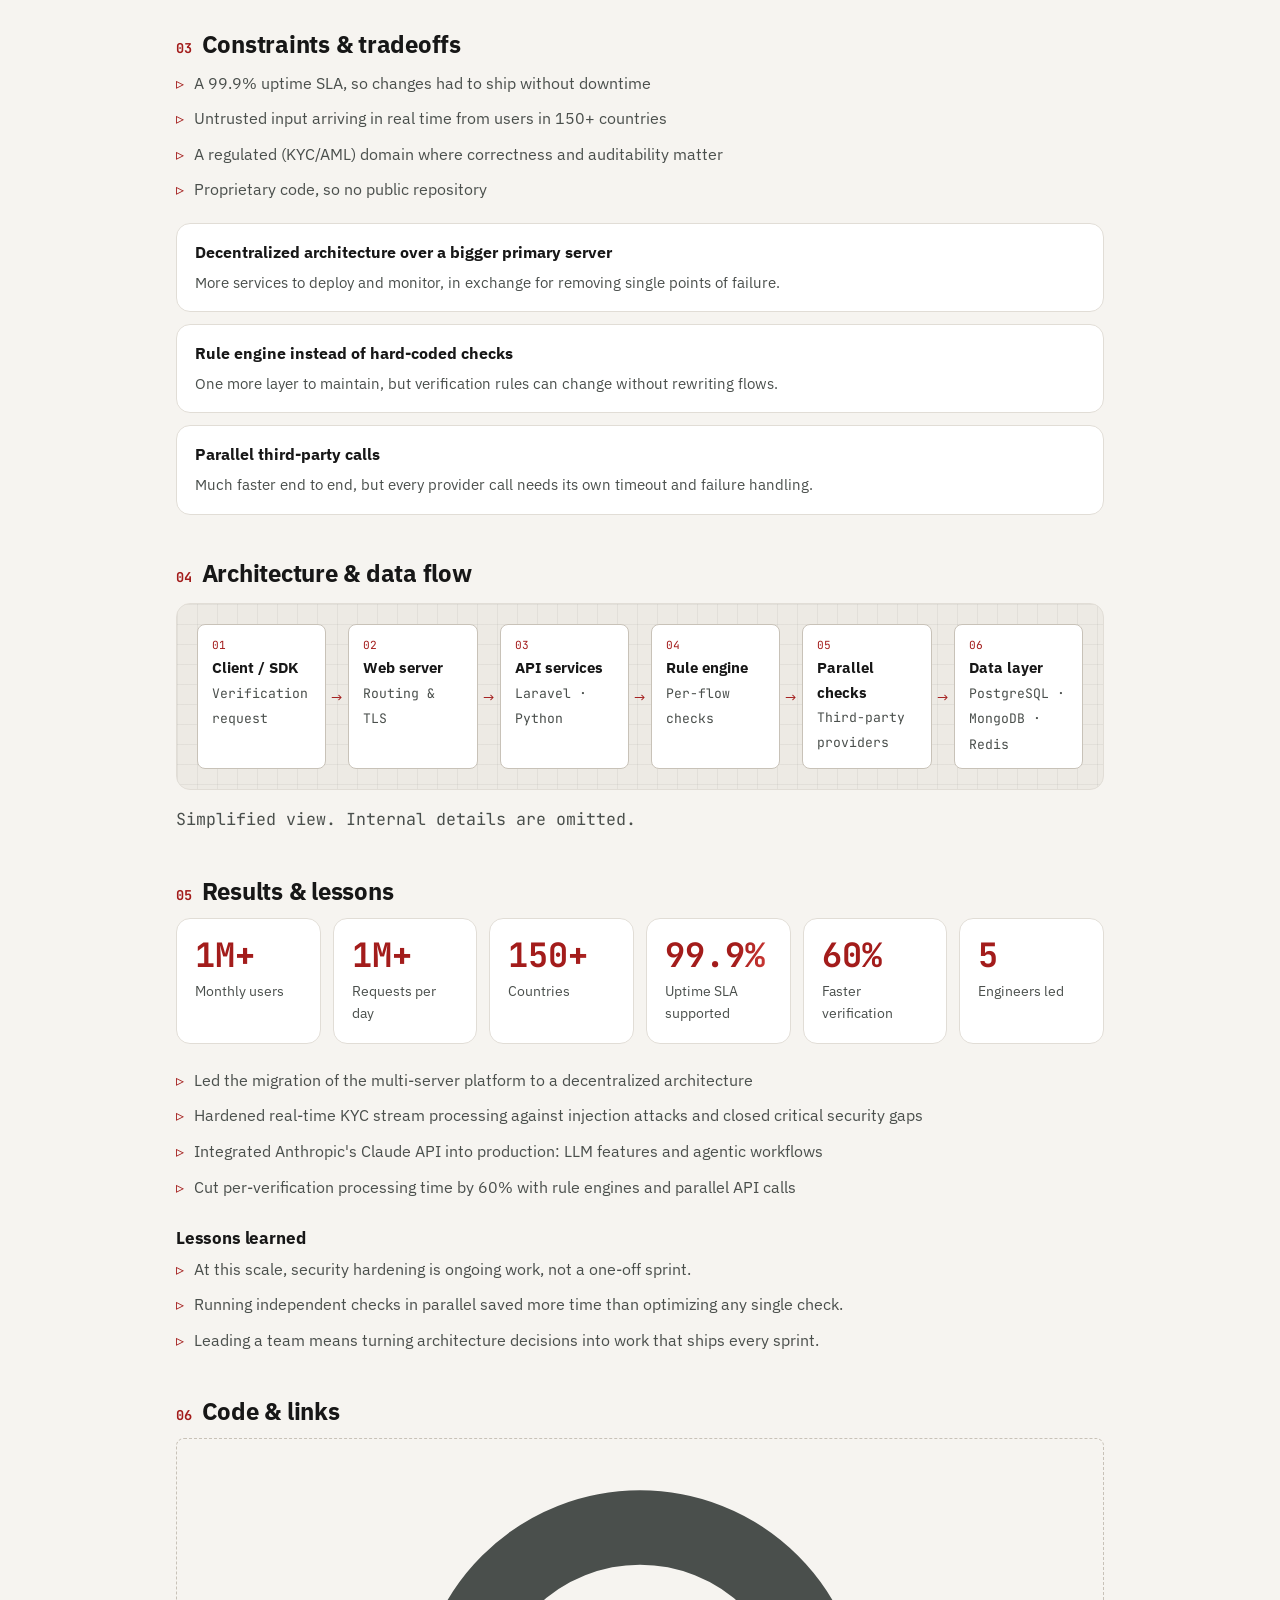
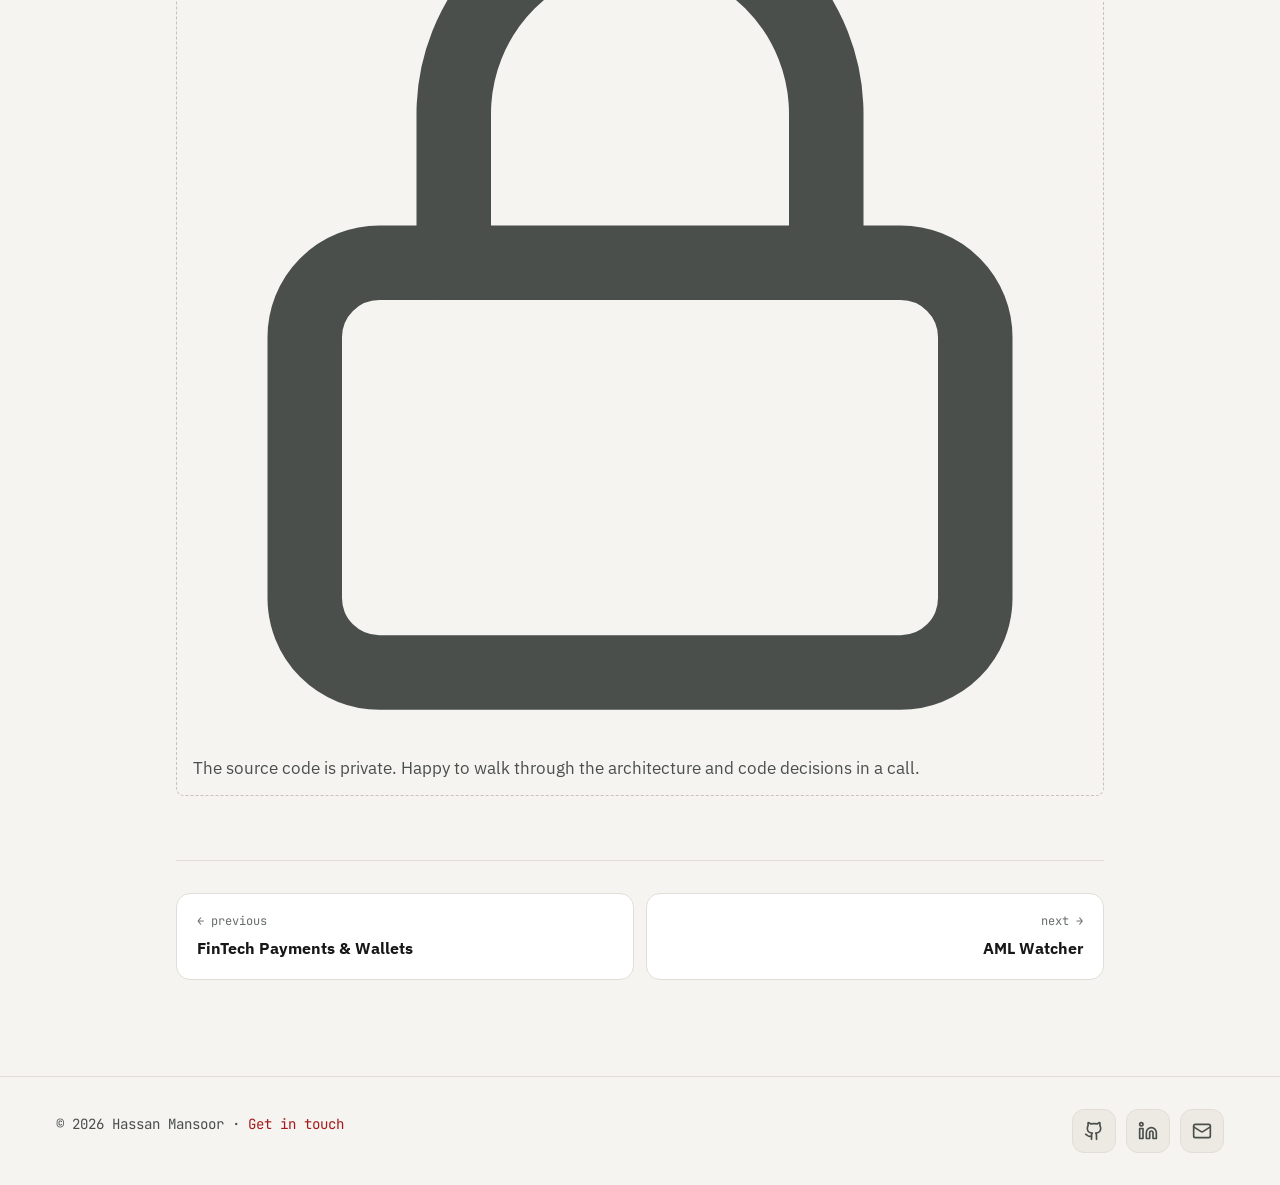
<file: projects/kyc-platform.html>
<!doctype html>
<html lang="en">
<head>
  <meta charset="utf-8">
  <meta name="viewport" content="width=device-width, initial-scale=1">
  <title>KYC &amp; Identity Verification Platform — Case Study | Hassan Mansoor</title>
  <meta name="description" content="Identity verification platform used by 1M+ people a month in 150+ countries. I lead the five-person engineering team and own the technical roadmap. Supports a 99.9% uptime SLA at 1M+ requests/day, with verifications 60% faster.">
  <meta name="author" content="Hassan Mansoor">
  <meta name="theme-color" content="#06110C">
  <script>(function(){var t;try{t=localStorage.getItem("theme")}catch(e){}if(t!=="light"&&t!=="dark")t=matchMedia("(prefers-color-scheme: light)").matches?"light":"dark";document.documentElement.setAttribute("data-theme",t)})();</script>
  <script>if(!matchMedia("(prefers-reduced-motion: reduce)").matches)document.documentElement.classList.add("loading");</script>
  <link rel="canonical" href="https://hassan07-dev.github.io/projects/kyc-platform.html">
  <meta property="og:type" content="article">
  <meta property="og:title" content="KYC &amp; Identity Verification Platform — Case Study by Hassan Mansoor">
  <meta property="og:description" content="Identity verification platform used by 1M+ people a month in 150+ countries. I lead the five-person engineering team and own the technical roadmap.">
  <meta property="og:url" content="https://hassan07-dev.github.io/projects/kyc-platform.html">
  <meta property="og:image" content="https://hassan07-dev.github.io/assets/img/hassan-mansoor.jpg">
  <meta name="twitter:card" content="summary_large_image">
  <link rel="icon" href="../assets/img/favicon.svg?v=2" type="image/svg+xml">
  <link rel="preconnect" href="https://fonts.googleapis.com">
  <link rel="preconnect" href="https://fonts.gstatic.com" crossorigin>
  <link href="https://fonts.googleapis.com/css2?family=IBM+Plex+Sans:wght@400;500;600;700&family=JetBrains+Mono:wght@400;500;600;700&display=swap" rel="stylesheet">
  <link rel="stylesheet" href="../assets/css/styles.css">
</head>
<body data-page="case" data-slug="kyc-platform" data-base="../">
  <a class="skip-link" href="#main">Skip to content</a>
  <!-- Page loader (shown while html.loading; removed by main.js, auto-hides after 6s as a failsafe) -->
  <div class="loader" id="loader" aria-hidden="true">
    <div class="loader-curtain loader-curtain-top"></div>
    <div class="loader-curtain loader-curtain-bottom"></div>
    <div class="loader-core">
      <div class="loader-orbit">
        <svg class="loader-ring" viewBox="0 0 120 120">
          <circle class="loader-ring-track" cx="60" cy="60" r="52"/>
          <circle class="loader-ring-arc" cx="60" cy="60" r="52" pathLength="100"/>
        </svg>
        <span class="loader-spinner"></span>
        <span class="loader-monogram">HM</span>
      </div>
      <p class="loader-name"><span class="prompt">~/</span>hassan<span class="caret">_</span></p>
      <ol class="loader-log">
        <li>booting portfolio<span class="dots"></span></li>
        <li>loading modules: laravel · python · claude-api</li>
        <li>warming caches: redis</li>
        <li class="ok">ready ✓</li>
      </ol>
      <div class="loader-bar"><span></span></div>
      <p class="loader-pct"><b>000</b>%</p>
    </div>
  </div>

  <header class="site-header">
    <nav class="container nav" aria-label="Primary">
      <a class="logo" href="../index.html" aria-label="Hassan Mansoor, home"><span class="logo-mark" aria-hidden="true"><span class="logo-face logo-front">HM</span><span class="logo-face logo-back">&lt;/&gt;</span></span><span class="logo-text" aria-hidden="true"><span class="logo-name">Hassan Mansoor</span><span class="logo-sub"><span class="prompt">~/</span>senior-swe<span class="caret">_</span></span></span></a>
      <div class="nav-menu" id="nav-menu">
        <a href="../index.html#about"><span class="num">01</span>About</a>
        <a href="../index.html#skills"><span class="num">02</span>Skills</a>
        <a href="../index.html#projects"><span class="num">03</span>Projects</a>
        <a href="../index.html#experience"><span class="num">05</span>Experience</a>
        <a href="../index.html#contact"><span class="num">06</span>Contact</a>
        <a class="btn btn-ghost" href="../assets/Hassan-Mansoor-Resume.pdf" download>Resume</a>
      </div>
      <div class="nav-end">
        <button class="icon-btn theme-toggle" type="button" aria-label="Switch to day mode">
          <svg class="i-moon" viewBox="0 0 24 24" fill="none" stroke="currentColor" stroke-width="2" stroke-linecap="round" stroke-linejoin="round" aria-hidden="true"><path d="M12 3a6 6 0 0 0 9 9 9 9 0 1 1-9-9Z"/></svg>
          <svg class="i-sun" viewBox="0 0 24 24" fill="none" stroke="currentColor" stroke-width="2" stroke-linecap="round" stroke-linejoin="round" aria-hidden="true"><circle cx="12" cy="12" r="4"/><path d="M12 2v2M12 20v2M4.93 4.93l1.41 1.41M17.66 17.66l1.41 1.41M2 12h2M20 12h2M6.34 17.66l-1.41 1.41M19.07 4.93l-1.41 1.41"/></svg>
        </button>
        <button class="nav-toggle" type="button" aria-expanded="false" aria-controls="nav-menu" aria-label="Open menu"><span class="bar"></span></button>
      </div>
    </nav>
  </header>

  <main id="main">
    <article id="case-root">
      <noscript><div class="container case-hero"><h1>KYC &amp; Identity Verification Platform</h1><p>Identity verification platform used by 1M+ people a month in 150+ countries. I lead the five-person engineering team and own the technical roadmap.</p></div></noscript>
    </article>
  </main>

  <footer class="site-footer">
    <div class="container footer-inner">
      <p class="mono">© <span data-year></span> Hassan Mansoor · <a href="../index.html#contact">Get in touch</a></p>
      <div class="social-row" data-footer-social></div>
    </div>
  </footer>

  <script src="../assets/js/data.js"></script>
  <script src="../assets/js/components.js"></script>
  <script src="../assets/js/main.js"></script>
</body>
</html>
</file>
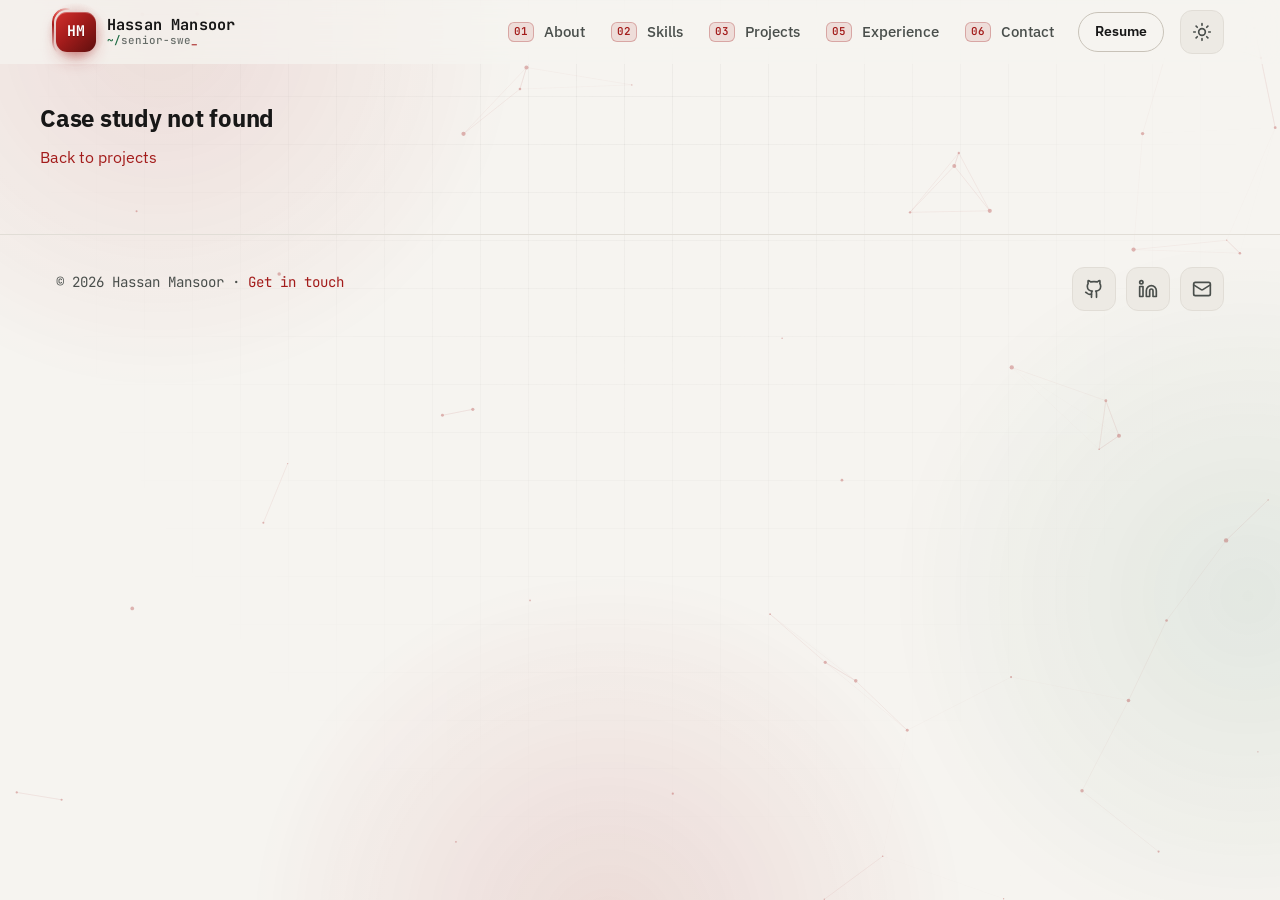
<file: projects/varia-health.html>
<!doctype html>
<html lang="en">
<head>
  <meta charset="utf-8">
  <meta name="viewport" content="width=device-width, initial-scale=1">
  <title>V.ARIA Health — Case Study | Hassan Mansoor</title>
  <meta name="description" content="End-to-end telehealth flow: patient questionnaire, checkout, physician dashboard and e-prescriptions. Took patients from first question to physician-approved prescription in one flow.">
  <meta name="author" content="Hassan Mansoor">
  <meta name="theme-color" content="#06110C">
  <script>(function(){var t;try{t=localStorage.getItem("theme")}catch(e){}if(t!=="light"&&t!=="dark")t=matchMedia("(prefers-color-scheme: light)").matches?"light":"dark";document.documentElement.setAttribute("data-theme",t)})();</script>
  <script>if(!matchMedia("(prefers-reduced-motion: reduce)").matches)document.documentElement.classList.add("loading");</script>
  <link rel="canonical" href="https://hassan07-dev.github.io/projects/varia-health.html">
  <meta property="og:type" content="article">
  <meta property="og:title" content="V.ARIA Health — Case Study by Hassan Mansoor">
  <meta property="og:description" content="End-to-end telehealth flow: patient questionnaire, checkout, physician dashboard and e-prescriptions.">
  <meta property="og:url" content="https://hassan07-dev.github.io/projects/varia-health.html">
  <meta property="og:image" content="https://hassan07-dev.github.io/assets/img/hassan-mansoor.jpg">
  <meta name="twitter:card" content="summary_large_image">
  <link rel="icon" href="../assets/img/favicon.svg?v=2" type="image/svg+xml">
  <link rel="preconnect" href="https://fonts.googleapis.com">
  <link rel="preconnect" href="https://fonts.gstatic.com" crossorigin>
  <link href="https://fonts.googleapis.com/css2?family=IBM+Plex+Sans:wght@400;500;600;700&family=JetBrains+Mono:wght@400;500;600;700&display=swap" rel="stylesheet">
  <link rel="stylesheet" href="../assets/css/styles.css">
</head>
<body data-page="case" data-slug="varia-health" data-base="../">
  <a class="skip-link" href="#main">Skip to content</a>
  <!-- Page loader (shown while html.loading; removed by main.js, auto-hides after 6s as a failsafe) -->
  <div class="loader" id="loader" aria-hidden="true">
    <div class="loader-curtain loader-curtain-top"></div>
    <div class="loader-curtain loader-curtain-bottom"></div>
    <div class="loader-core">
      <div class="loader-orbit">
        <svg class="loader-ring" viewBox="0 0 120 120">
          <circle class="loader-ring-track" cx="60" cy="60" r="52"/>
          <circle class="loader-ring-arc" cx="60" cy="60" r="52" pathLength="100"/>
        </svg>
        <span class="loader-spinner"></span>
        <span class="loader-monogram">HM</span>
      </div>
      <p class="loader-name"><span class="prompt">~/</span>hassan<span class="caret">_</span></p>
      <ol class="loader-log">
        <li>booting portfolio<span class="dots"></span></li>
        <li>loading modules: laravel · python · claude-api</li>
        <li>warming caches: redis</li>
        <li class="ok">ready ✓</li>
      </ol>
      <div class="loader-bar"><span></span></div>
      <p class="loader-pct"><b>000</b>%</p>
    </div>
  </div>

  <header class="site-header">
    <nav class="container nav" aria-label="Primary">
      <a class="logo" href="../index.html" aria-label="Hassan Mansoor, home"><span class="logo-mark" aria-hidden="true"><span class="logo-face logo-front">HM</span><span class="logo-face logo-back">&lt;/&gt;</span></span><span class="logo-text" aria-hidden="true"><span class="logo-name">Hassan Mansoor</span><span class="logo-sub"><span class="prompt">~/</span>senior-swe<span class="caret">_</span></span></span></a>
      <div class="nav-menu" id="nav-menu">
        <a href="../index.html#about"><span class="num">01</span>About</a>
        <a href="../index.html#skills"><span class="num">02</span>Skills</a>
        <a href="../index.html#projects"><span class="num">03</span>Projects</a>
        <a href="../index.html#experience"><span class="num">05</span>Experience</a>
        <a href="../index.html#contact"><span class="num">06</span>Contact</a>
        <a class="btn btn-ghost" href="../assets/Hassan-Mansoor-Resume.pdf" download>Resume</a>
      </div>
      <div class="nav-end">
        <button class="icon-btn theme-toggle" type="button" aria-label="Switch to day mode">
          <svg class="i-moon" viewBox="0 0 24 24" fill="none" stroke="currentColor" stroke-width="2" stroke-linecap="round" stroke-linejoin="round" aria-hidden="true"><path d="M12 3a6 6 0 0 0 9 9 9 9 0 1 1-9-9Z"/></svg>
          <svg class="i-sun" viewBox="0 0 24 24" fill="none" stroke="currentColor" stroke-width="2" stroke-linecap="round" stroke-linejoin="round" aria-hidden="true"><circle cx="12" cy="12" r="4"/><path d="M12 2v2M12 20v2M4.93 4.93l1.41 1.41M17.66 17.66l1.41 1.41M2 12h2M20 12h2M6.34 17.66l-1.41 1.41M19.07 4.93l-1.41 1.41"/></svg>
        </button>
        <button class="nav-toggle" type="button" aria-expanded="false" aria-controls="nav-menu" aria-label="Open menu"><span class="bar"></span></button>
      </div>
    </nav>
  </header>

  <main id="main">
    <article id="case-root">
      <noscript><div class="container case-hero"><h1>V.ARIA Health</h1><p>End-to-end telehealth flow: patient questionnaire, checkout, physician dashboard and e-prescriptions.</p></div></noscript>
    </article>
  </main>

  <footer class="site-footer">
    <div class="container footer-inner">
      <p class="mono">© <span data-year></span> Hassan Mansoor · <a href="../index.html#contact">Get in touch</a></p>
      <div class="social-row" data-footer-social></div>
    </div>
  </footer>

  <script src="../assets/js/data.js"></script>
  <script src="../assets/js/components.js"></script>
  <script src="../assets/js/main.js"></script>
</body>
</html>
</file>
<file: assets/css/styles.css>
/* =========================================================
   Hassan Mansoor — portfolio
   Dark "code" theme · mobile-first · breakpoints 640 / 960 / 1200
   ========================================================= */

:root,
:root[data-theme="dark"] {
  /* Brand */
  --brand: #A31C1B;          /* crimson red */
  --brand-strong: #BD2523;
  --black: #171717;
  --forest: #06110C;

  /* Night (default) */
  --bg: #06110C;
  --bg-rgb: 6, 17, 12;
  --bg-elev: #0B1813;
  --card: #171717;
  --card-rgb: 23, 23, 23;
  --card-hover: #1E1E1E;
  --border: #26302B;
  --border-rgb: 38, 48, 43;
  --border-strong: #3A4540;
  --fg: #F2F2EF;
  --fg-muted: #A9B1AC;
  --fg-subtle: #7F8883;
  --accent: #EF5350;         /* text-safe crimson on dark (≥5:1) */
  --accent-strong: #FF6E6B;
  --accent-rgb: 239, 83, 80;
  --accent-ink: #FFFFFF;
  --accent-soft: rgba(239, 83, 80, 0.12);
  --accent-2: #FF8A80;
  --green: #5FBF8A;
  --green-rgb: 95, 191, 138;
  --amber: #E8B04A;
  --danger: #FF7A6E;
  --icon-tile: #EDEDEA;
  --badge-from: #A31C1B;
  --badge-to: #5E0F0E;
  --grid-rgb: 170, 190, 180;
  --term-rgb: 10, 20, 15;

  /* Type */
  --font-sans: "IBM Plex Sans", system-ui, -apple-system, "Segoe UI", Roboto, sans-serif;
  --font-mono: "JetBrains Mono", ui-monospace, SFMono-Regular, Menlo, Consolas, monospace;

  /* Spacing & shape */
  --gutter: 16px;
  --radius-sm: 8px;
  --radius: 14px;
  --radius-lg: 20px;
  --container: 1200px;
  --nav-h: 64px;

  --shadow: 0 10px 30px -12px rgba(0, 0, 0, 0.6);
  --shadow-lift: 0 22px 40px -18px rgba(var(--accent-rgb), 0.3), 0 12px 28px -14px rgba(0, 0, 0, 0.7);

  --ease: cubic-bezier(0.2, 0.7, 0.2, 1);
  color-scheme: dark;
}

/* Day */
:root[data-theme="light"] {
  --bg: #F6F4F0;
  --bg-rgb: 246, 244, 240;
  --bg-elev: #EDEAE4;
  --card: #FFFFFF;
  --card-rgb: 255, 255, 255;
  --card-hover: #FBFAF7;
  --border: #E1DDD6;
  --border-rgb: 225, 221, 214;
  --border-strong: #C8C2B8;
  --fg: #171717;
  --fg-muted: #4A4F4C;
  --fg-subtle: #676D69;
  --accent: #A31C1B;
  --accent-strong: #861614;
  --accent-rgb: 163, 28, 27;
  --accent-soft: rgba(163, 28, 27, 0.08);
  --accent-2: #D9443F;
  --green: #1D6B43;
  --green-rgb: 29, 107, 67;
  --amber: #9A6300;
  --danger: #B42318;
  --icon-tile: #F1EFEA;
  --grid-rgb: 23, 23, 23;
  --shadow: 0 10px 30px -14px rgba(23, 23, 23, 0.18);
  --shadow-lift: 0 22px 40px -20px rgba(163, 28, 27, 0.3), 0 12px 28px -16px rgba(23, 23, 23, 0.2);
  color-scheme: light;
}

/* ---------- Base ---------- */
*,
*::before,
*::after { box-sizing: border-box; }

html {
  scroll-behavior: smooth;
  scroll-padding-top: calc(var(--nav-h) + 12px);
  -webkit-text-size-adjust: 100%;
}

body {
  margin: 0;
  background: var(--bg);
  color: var(--fg);
  font-family: var(--font-sans);
  font-size: 1rem;
  line-height: 1.6;
  -webkit-font-smoothing: antialiased;
  overflow-x: hidden;
}

/* faint grid behind everything */
body::before {
  content: "";
  position: fixed;
  inset: 0;
  z-index: -1;
  pointer-events: none;
  background-image:
    linear-gradient(rgba(var(--grid-rgb), 0.045) 1px, transparent 1px),
    linear-gradient(90deg, rgba(var(--grid-rgb), 0.045) 1px, transparent 1px);
  background-size: 48px 48px;
  mask-image: radial-gradient(ellipse at 50% 0%, #000 0%, transparent 70%);
  -webkit-mask-image: radial-gradient(ellipse at 50% 0%, #000 0%, transparent 70%);
}

img { max-width: 100%; display: block; }
a { color: var(--accent); text-decoration: none; }
a:hover { color: var(--accent-strong); }
h1, h2, h3, h4 { line-height: 1.2; margin: 0 0 0.5em; letter-spacing: -0.01em; }
p { margin: 0 0 1em; }
ul { margin: 0; padding: 0; }

:focus-visible {
  outline: 2px solid var(--accent);
  outline-offset: 3px;
  border-radius: 4px;
}

.sr-only {
  position: absolute !important;
  width: 1px; height: 1px;
  padding: 0; margin: -1px;
  overflow: hidden; clip: rect(0, 0, 0, 0);
  white-space: nowrap; border: 0;
}

.skip-link {
  position: absolute;
  left: 12px; top: -48px;
  z-index: 100;
  padding: 10px 16px;
  background: var(--brand);
  color: var(--accent-ink);
  font-weight: 600;
  border-radius: var(--radius-sm);
  transition: top 0.2s var(--ease);
}
.skip-link:focus { top: 12px; color: var(--accent-ink); }

.container {
  width: 100%;
  max-width: var(--container);
  margin: 0 auto;
  padding: 0 var(--gutter);
}

.mono { font-family: var(--font-mono); }

/* ---------- Buttons ---------- */
.btn {
  display: inline-flex;
  align-items: center;
  justify-content: center;
  gap: 8px;
  min-height: 48px;
  padding: 0 22px;
  border-radius: 999px;
  border: 1px solid transparent;
  font: 600 0.95rem/1 var(--font-sans);
  cursor: pointer;
  transition: transform 0.2s var(--ease), background-color 0.2s, border-color 0.2s, color 0.2s, box-shadow 0.2s;
  white-space: nowrap;
}
.btn svg { width: 18px; height: 18px; flex: none; }
.btn-primary { background: var(--brand); color: var(--accent-ink); }
.btn-primary:hover { background: var(--brand-strong); color: var(--accent-ink); transform: translateY(-2px); box-shadow: 0 10px 24px -10px rgba(var(--accent-rgb), 0.6); }
.btn-ghost { background: transparent; color: var(--fg); border-color: var(--border-strong); }
.btn-ghost:hover { border-color: var(--accent); color: var(--accent); transform: translateY(-2px); }
.btn:active { transform: translateY(0); }

.icon-btn {
  display: inline-flex;
  align-items: center;
  justify-content: center;
  width: 44px; height: 44px;
  border-radius: 12px;
  border: 1px solid var(--border);
  color: var(--fg-muted);
  background: var(--bg-elev);
  transition: color 0.2s, border-color 0.2s, transform 0.2s var(--ease);
}
.icon-btn svg { width: 20px; height: 20px; }
.icon-btn:hover { color: var(--accent); border-color: var(--accent); transform: translateY(-2px); }

/* ---------- Navigation ---------- */
.site-header {
  position: fixed;
  inset: 0 0 auto 0;
  z-index: 50;
  height: var(--nav-h);
  background: rgba(var(--bg-rgb), 0.72);
  backdrop-filter: blur(14px);
  -webkit-backdrop-filter: blur(14px);
  border-bottom: 1px solid transparent;
  transition: border-color 0.25s, background-color 0.25s;
}
.site-header.is-scrolled { border-bottom-color: var(--border); background: rgba(var(--bg-rgb), 0.9); }

.nav {
  height: 100%;
  display: flex;
  align-items: center;
  justify-content: space-between;
  gap: 16px;
}

.logo {
  font-family: var(--font-mono);
  font-weight: 600;
  font-size: 1rem;
  color: var(--fg);
  display: inline-flex;
  align-items: center;
  min-height: 44px;
}
.logo:hover { color: var(--fg); }
.logo .prompt { color: var(--green); }
.logo .caret { color: var(--accent); animation: blink 1.1s steps(1) infinite; }

.nav-toggle {
  display: inline-flex;
  align-items: center;
  justify-content: center;
  width: 44px; height: 44px;
  border: 1px solid var(--border);
  border-radius: 12px;
  background: var(--bg-elev);
  color: var(--fg);
  cursor: pointer;
}
.nav-toggle .bar,
.nav-toggle .bar::before,
.nav-toggle .bar::after {
  display: block;
  width: 18px; height: 2px;
  background: currentColor;
  border-radius: 2px;
  position: relative;
  transition: transform 0.25s var(--ease), background-color 0.2s;
}
.nav-toggle .bar::before,
.nav-toggle .bar::after { content: ""; position: absolute; left: 0; }
.nav-toggle .bar::before { top: -6px; }
.nav-toggle .bar::after { top: 6px; }
.nav-toggle[aria-expanded="true"] .bar { background: transparent; }
.nav-toggle[aria-expanded="true"] .bar::before { transform: translateY(6px) rotate(45deg); }
.nav-toggle[aria-expanded="true"] .bar::after { transform: translateY(-6px) rotate(-45deg); }

.nav-menu {
  position: fixed;
  top: var(--nav-h);
  left: 0; right: 0;
  height: calc(100dvh - var(--nav-h));
  padding: 24px var(--gutter) 32px;
  background: var(--bg);
  border-top: 1px solid var(--border);
  display: flex;
  flex-direction: column;
  gap: 4px;
  overflow-y: auto;
  transform: translateX(100%);
  visibility: hidden;
  transition: transform 0.3s var(--ease), visibility 0.3s;
}
.nav-menu.is-open { transform: none; visibility: visible; }

.nav-menu a:not(.btn) {
  display: flex;
  align-items: center;
  gap: 10px;
  min-height: 52px;
  padding: 0 8px;
  font-size: 1.15rem;
  font-weight: 500;
  color: var(--fg);
  border-bottom: 1px solid var(--border);
}
.nav-menu a:not(.btn) .num { font-family: var(--font-mono); font-size: 0.8rem; color: var(--accent); }
.nav-menu a:not(.btn):hover,
.nav-menu a.is-active { color: var(--accent); }
.nav-menu .btn { margin-top: 20px; }

body.menu-open { overflow: hidden; }

@media (min-width: 960px) {
  .nav-toggle { display: none; }
  .nav-menu {
    position: static;
    height: auto;
    padding: 0;
    background: none;
    border: 0;
    flex-direction: row;
    align-items: center;
    gap: 2px;
    overflow: visible;
    transform: none;
    visibility: visible;
  }
  .nav-menu a:not(.btn) {
    min-height: 44px;
    padding: 0 12px;
    font-size: 0.92rem;
    color: var(--fg-muted);
    border: 0;
    border-radius: 8px;
  }
  .nav-menu a:not(.btn) .num { font-size: 0.72rem; }
  .nav-menu .btn { margin: 0 0 0 10px; min-height: 40px; padding: 0 16px; font-size: 0.88rem; }
}

/* ---------- Sections ---------- */
.section { padding: 60px 0; }
.section + .section { border-top: 1px solid rgba(var(--border-rgb), 0.6); }

.section-head { margin-bottom: 28px; max-width: 760px; }
.eyebrow {
  display: inline-flex;
  align-items: center;
  gap: 8px;
  font-family: var(--font-mono);
  font-size: 0.85rem;
  color: var(--accent);
  margin-bottom: 12px;
}
.eyebrow::before { content: "//"; color: var(--fg-subtle); }
.section-title { font-size: clamp(1.75rem, 4vw, 2.5rem); font-weight: 700; }
.section-lead { color: var(--fg-muted); font-size: 1.05rem; margin: 0; }

@media (min-width: 960px) {
  .section { padding: 84px 0; }
}

/* ---------- Hero ---------- */
.hero {
  padding: calc(var(--nav-h) + 40px) 0 72px;
  position: relative;
  overflow-x: clip;
}
.hero-grid {
  display: grid;
  gap: 48px;
  align-items: center;
}

.status-pill {
  display: inline-flex;
  align-items: center;
  gap: 8px;
  padding: 6px 14px;
  border: 1px solid var(--border-strong);
  border-radius: 999px;
  font-size: 0.85rem;
  color: var(--fg-muted);
  background: rgba(var(--card-rgb), 0.7);
  margin-bottom: 24px;
}
.status-dot {
  width: 8px; height: 8px;
  border-radius: 50%;
  background: var(--green);
  box-shadow: 0 0 0 0 rgba(var(--green-rgb), 0.6);
  animation: pulse 2.2s infinite;
}

.hero-hello {
  font-family: var(--font-mono);
  color: var(--green);
  font-size: 0.95rem;
  margin-bottom: 12px;
}
.hero-title {
  font-size: clamp(2.4rem, 8vw, 4.25rem);
  font-weight: 700;
  letter-spacing: -0.03em;
  margin-bottom: 16px;
}
.hero-title .name {
  background: linear-gradient(100deg, var(--fg) 30%, var(--accent) 100%);
  -webkit-background-clip: text;
  background-clip: text;
  color: transparent;
}
.typing {
  font-family: var(--font-mono);
  font-size: clamp(1.05rem, 3.2vw, 1.4rem);
  color: var(--fg);
  min-height: 2em;
  margin-bottom: 20px;
}
.typing .gt { color: var(--accent); margin-right: 8px; }
.typing .cursor {
  display: inline-block;
  width: 0.6ch;
  height: 1.15em;
  margin-left: 2px;
  vertical-align: text-bottom;
  background: var(--accent);
  animation: blink 1s steps(1) infinite;
}
.hero-intro { color: var(--fg-muted); font-size: 1.08rem; max-width: 580px; margin-bottom: 32px; }

.hero-actions { display: flex; flex-wrap: wrap; gap: 12px; margin-bottom: 32px; }
.social-row { display: flex; gap: 10px; flex-wrap: wrap; }

.hero-visual { position: relative; max-width: 440px; width: 100%; margin: 0 auto; }
.photo-frame {
  position: relative;
  border-radius: var(--radius-lg);
  overflow: hidden;
  border: 1px solid var(--border-strong);
  aspect-ratio: 928 / 1152;
  background: var(--bg-elev);
  box-shadow: 0 30px 80px -30px rgba(var(--accent-rgb), 0.45);
}
.photo-frame img { width: 100%; height: 100%; object-fit: cover; }
.photo-frame::after {
  content: "";
  position: absolute;
  inset: 0;
  background: linear-gradient(180deg, transparent 55%, rgba(var(--bg-rgb), 0.65) 100%);
}
.photo-glow {
  position: absolute;
  inset: -12% -10% auto auto;
  width: 70%; aspect-ratio: 1;
  background: radial-gradient(circle, rgba(var(--accent-rgb), 0.35), transparent 65%);
  filter: blur(30px);
  z-index: -1;
}

.terminal {
  background: rgba(var(--term-rgb), 0.97);
  border: 1px solid var(--border-strong);
  border-radius: var(--radius);
  box-shadow: var(--shadow);
  font-family: var(--font-mono);
  font-size: 0.8rem;
  line-height: 1.7;
  overflow: hidden;
}
.terminal-bar {
  display: flex;
  align-items: center;
  gap: 6px;
  padding: 10px 14px;
  border-bottom: 1px solid var(--border);
  background: rgba(var(--border-rgb), 0.45);
}
.terminal-bar span { width: 10px; height: 10px; border-radius: 50%; background: #475569; }
.terminal-bar span:nth-child(1) { background: #f87171; }
.terminal-bar span:nth-child(2) { background: #fbbf24; }
.terminal-bar span:nth-child(3) { background: #4ade80; }
.terminal-bar em { margin-left: auto; font-style: normal; color: var(--fg-subtle); font-size: 0.72rem; }
.terminal-body { padding: 14px 16px 16px; color: var(--fg-muted); overflow-x: auto; }
.terminal-body .p { color: var(--green); }
.terminal-body .c { color: var(--fg); }
.terminal-body .k { color: var(--accent-2); }
.terminal-body .s { color: var(--amber); }
.terminal-body .v { color: var(--accent); }

.hero-terminal {
  position: relative;
  margin: -64px 12px 0;
  z-index: 2;
}

@media (min-width: 640px) {
  .hero-terminal { margin: -72px -24px 0 24px; }
}
@media (min-width: 960px) {
  .hero { padding: calc(var(--nav-h) + 40px) 0 72px; min-height: min(100vh, 880px); display: flex; align-items: center; }
  .hero-grid { grid-template-columns: 1.15fr 0.85fr; gap: 64px; }
  .hero-visual { margin: 0 0 0 auto; }
  .hero-terminal { position: absolute; left: -32px; right: auto; bottom: -44px; width: 300px; margin: 0; }
}
@media (min-width: 1200px) {
  .hero-terminal { left: -96px; bottom: -40px; width: 330px; }
}

/* ---------- About ---------- */
.about-grid { display: grid; gap: 40px; }
.about-copy p { color: var(--fg-muted); font-size: 1.05rem; }
.about-copy strong { color: var(--fg); font-weight: 600; }
.now-at {
  display: inline-block;
  padding: 10px 14px;
  border-radius: var(--radius-sm);
  border: 1px solid var(--border);
  background: var(--card);
  margin-bottom: 24px;
  font-size: 0.95rem;
}
.now-at .mono { color: var(--green); font-size: 0.85rem; margin-right: 6px; }

.fun-fact {
  margin-top: 8px;
  padding: 16px 18px;
  border-left: 3px solid var(--accent);
  background: var(--accent-soft);
  border-radius: 0 var(--radius-sm) var(--radius-sm) 0;
  color: var(--fg);
}
.fun-fact .label { display: block; font-family: var(--font-mono); font-size: 0.78rem; color: var(--accent); margin-bottom: 4px; }

.stats { display: grid; grid-template-columns: repeat(2, minmax(0, 1fr)); gap: 12px; margin-bottom: 24px; }
.stat {
  --rx: 0deg; --ry: 0deg;
  padding: 18px;
  border: 1px solid var(--border);
  border-radius: var(--radius);
  background: var(--card);
  transition: transform 0.25s var(--ease), border-color 0.25s, box-shadow 0.25s;
}
.stat[data-tilt]:hover {
  transform: perspective(600px) rotateX(var(--rx)) rotateY(var(--ry)) translateY(-4px);
  border-color: rgba(var(--accent-rgb), 0.45);
  box-shadow: 0 16px 30px -18px rgba(var(--accent-rgb), 0.45);
}
.stat-value { font-variant-numeric: tabular-nums; }
.stat-value { font-family: var(--font-mono); font-size: clamp(1.6rem, 5vw, 2.1rem); font-weight: 700; color: var(--accent); line-height: 1.1; }
.stat-label { font-size: 0.88rem; color: var(--fg-muted); margin-top: 6px; }

.stack-viz { border: 1px solid var(--border); border-radius: var(--radius); background: var(--card); overflow: hidden; }
.stack-viz-head { padding: 12px 16px; border-bottom: 1px solid var(--border); font-family: var(--font-mono); font-size: 0.8rem; color: var(--fg-subtle); }
.stack-layer { display: grid; grid-template-columns: 84px 1fr; align-items: center; gap: 12px; padding: 12px 16px; border-bottom: 1px dashed var(--border); }
.stack-layer:last-child { border-bottom: 0; }
.stack-layer-name { font-family: var(--font-mono); font-size: 0.78rem; color: var(--accent); }
.stack-layer-items { display: flex; flex-wrap: wrap; gap: 6px; }

@media (min-width: 960px) {
  .about-grid { grid-template-columns: 1.1fr 0.9fr; gap: 64px; align-items: start; }
}

/* ---------- Tags ---------- */
.tag {
  display: inline-flex;
  align-items: center;
  padding: 4px 10px;
  border-radius: 6px;
  font-family: var(--font-mono);
  font-size: 0.75rem;
  color: var(--fg-muted);
  background: rgba(var(--border-rgb), 0.6);
  border: 1px solid var(--border);
  white-space: nowrap;
}
.tag-list { display: flex; flex-wrap: wrap; gap: 6px; list-style: none; }

/* ---------- Skills ---------- */
.skills-grid { columns: 1; column-gap: 16px; }
.skills-grid > .skill-group { break-inside: avoid; margin-bottom: 16px; }
.skill-group {
  padding: 20px;
  border: 1px solid var(--border);
  border-radius: var(--radius);
  background: var(--card);
}
.skill-group h3 { font-size: 0.95rem; font-family: var(--font-mono); color: var(--fg); margin-bottom: 16px; display: flex; align-items: center; gap: 8px; }
.skill-group h3::before { content: ">"; color: var(--accent); }
.skill-icons { list-style: none; display: grid; grid-template-columns: repeat(auto-fill, minmax(78px, 1fr)); gap: 6px; }
.skill {
  display: flex;
  flex-direction: column;
  align-items: center;
  gap: 8px;
  padding: 10px 4px 8px;
  border-radius: var(--radius-sm);
  border: 1px solid transparent;
  text-align: center;
  transition: border-color 0.2s, background-color 0.2s, transform 0.2s var(--ease);
}
.skill:hover { border-color: var(--border-strong); background: var(--card-hover); transform: translateY(-2px); }
.skill-icon {
  width: 44px; height: 44px;
  border-radius: 12px;
  background: var(--icon-tile);
  display: grid;
  place-items: center;
  overflow: hidden;
}
.skill-icon img { width: 28px; height: 28px; object-fit: contain; }
.skill-icon.badge {
  background: linear-gradient(135deg, var(--badge-from), var(--badge-to));
  color: #fff;
  font-family: var(--font-mono);
  font-weight: 700;
  font-size: 0.9rem;
}
.skill-name { font-size: 0.8rem; color: var(--fg-muted); line-height: 1.3; }

.leadership { margin-top: 16px; padding: 20px; border: 1px dashed var(--border-strong); border-radius: var(--radius); }
.leadership h3 { font-size: 0.95rem; font-family: var(--font-mono); margin-bottom: 12px; }
.leadership h3::before { content: "> "; color: var(--accent); }

@media (min-width: 640px) { .skills-grid { columns: 2; } }
@media (min-width: 1100px) { .skills-grid { columns: 3; } }

/* ---------- Project cards ---------- */
.project-grid { display: grid; gap: 24px; list-style: none; }
.project-card {
  position: relative;
  display: flex;
  flex-direction: column;
  height: 100%;
  border: 1px solid var(--border);
  border-radius: var(--radius-lg);
  background: var(--card);
  overflow: hidden;
  transition: transform 0.25s var(--ease), box-shadow 0.25s var(--ease), border-color 0.25s;
}
.project-card { --rx: 0deg; --ry: 0deg; transform-style: preserve-3d; }
.project-card:hover,
.project-card:focus-within {
  transform: perspective(1000px) rotateX(var(--rx)) rotateY(var(--ry)) translateY(-8px);
  box-shadow: var(--shadow-lift);
  border-color: rgba(var(--accent-rgb), 0.45);
}
.project-card.is-tilting { transition-duration: 0.08s, 0.08s, 0.08s, 0.08s, 0.25s, 0.25s; }
/* glowing spotlight that follows the pointer */
.spotlight {
  position: absolute;
  inset: 0;
  z-index: 0;
  pointer-events: none;
  opacity: 0;
  transition: opacity 0.3s;
  background: radial-gradient(420px circle at var(--mx, 50%) var(--my, 50%), rgba(var(--accent-rgb), 0.14), transparent 60%);
}
.project-card:hover .spotlight { opacity: 1; }
.project-card > *:not(.spotlight) { position: relative; z-index: 1; }
/* animated scan line across the mockup on hover */
.project-media { position: relative; }
.project-media::after {
  content: "";
  position: absolute;
  left: 0; right: 0; top: -30%;
  height: 30%;
  background: linear-gradient(180deg, transparent, rgba(var(--accent-rgb), 0.16), transparent);
  opacity: 0;
  pointer-events: none;
}
.project-card:hover .project-media::after { opacity: 1; animation: scan 1.6s var(--ease) infinite; }
@keyframes scan { from { top: -30%; } to { top: 100%; } }

.project-media { aspect-ratio: 2 / 1; background: var(--bg-elev); border-bottom: 1px solid var(--border); overflow: hidden; }
.project-media img,
.project-media svg { width: 100%; height: 100%; object-fit: cover; display: block; transition: transform 0.5s var(--ease); }
.project-card:hover .project-media img,
.project-card:hover .project-media svg { transform: scale(1.03); }

.project-body { display: flex; flex-direction: column; gap: 10px; padding: 20px; flex: 1; }
.project-meta { display: flex; justify-content: space-between; gap: 8px; font-family: var(--font-mono); font-size: 0.76rem; color: var(--fg-subtle); }
.project-title { font-size: 1.3rem; margin: 0; }
.project-title a { color: var(--fg); }
.project-title a:hover { color: var(--accent); }
/* whole-card click target */
.project-title a::after { content: ""; position: absolute; inset: 0; z-index: 1; }
.project-desc { color: var(--fg-muted); margin: 0; font-size: 0.97rem; }
.project-outcome {
  display: flex;
  gap: 8px;
  align-items: flex-start;
  font-size: 0.92rem;
  color: var(--fg);
  margin: 0;
}
.project-outcome svg { flex: none; width: 18px; height: 18px; color: var(--green); margin-top: 2px; }
.project-links { display: flex; flex-wrap: wrap; align-items: center; gap: 8px 16px; margin-top: auto; padding-top: 8px; }
.project-links a {
  position: relative;
  z-index: 2;
  display: inline-flex;
  align-items: center;
  gap: 6px;
  min-height: 44px;
  font-size: 0.9rem;
  font-weight: 600;
}
.project-links a svg { width: 16px; height: 16px; }
.project-links .case-link { color: var(--fg); }
.project-links .case-link:hover { color: var(--accent); }
.stars { display: inline-flex; align-items: center; gap: 4px; font-family: var(--font-mono); font-size: 0.8rem; color: var(--amber); }
.stars svg { width: 14px; height: 14px; }

@media (min-width: 768px) { .project-grid { grid-template-columns: repeat(2, 1fr); gap: 28px; } }

.more-projects { margin-top: 56px; }
.slider-head { display: flex; align-items: flex-end; justify-content: space-between; gap: 16px; margin-bottom: 16px; }
.slider-controls { display: flex; gap: 8px; }
.slider-controls .icon-btn { cursor: pointer; }
.slider-controls .icon-btn:disabled { opacity: 0.35; cursor: default; transform: none; color: var(--fg-muted); border-color: var(--border); }
.more-projects h3 { font-family: var(--font-mono); font-size: 1rem; margin: 0; color: var(--fg); }
.more-projects h3::before { content: "$ ls ./more-work"; color: var(--fg-subtle); font-weight: 400; display: block; font-size: 0.8rem; margin-bottom: 4px; }
.more-list {
  list-style: none;
  display: flex;
  gap: 16px;
  overflow-x: auto;
  scroll-snap-type: x mandatory;
  scroll-padding: 0;
  padding: 4px 2px 16px;
  scrollbar-width: thin;
  scrollbar-color: var(--border-strong) transparent;
}
.more-item {
  position: relative;
  flex: 0 0 85%;
  scroll-snap-align: start;
  display: flex;
  flex-direction: column;
  gap: 6px;
  min-height: 170px;
  padding: 20px;
  border: 1px solid var(--border);
  border-radius: var(--radius);
  background: rgba(var(--card-rgb), 0.6);
  overflow: hidden;
  transition: border-color 0.25s, background-color 0.25s, transform 0.25s var(--ease);
}
.more-item::before {
  content: "";
  position: absolute;
  inset: 0 0 auto 0;
  height: 2px;
  background: linear-gradient(90deg, var(--accent), var(--accent-2));
  transform: scaleX(0);
  transform-origin: left;
  transition: transform 0.4s var(--ease);
}
.more-item:hover { border-color: var(--border-strong); background: var(--card); transform: translateY(-4px); }
.more-item:hover::before { transform: scaleX(1); }
.more-num { font-family: var(--font-mono); font-size: 0.75rem; color: var(--accent); }
@media (min-width: 640px) { .more-item { flex-basis: calc((100% - 16px) / 2); } }
@media (min-width: 1024px) { .more-item { flex-basis: calc((100% - 32px) / 3); } }
.more-item-head { display: flex; flex-wrap: wrap; justify-content: space-between; align-items: baseline; gap: 4px 12px; }
.more-item h4 { margin: 0; font-size: 1rem; }
.more-item h4 a { color: var(--fg); display: inline-flex; align-items: center; gap: 6px; }
.more-item h4 a:hover { color: var(--accent); }
.more-item h4 svg { width: 14px; height: 14px; color: var(--fg-subtle); }
.more-item .org { font-family: var(--font-mono); font-size: 0.75rem; color: var(--fg-subtle); }
.more-item p { margin: 0; color: var(--fg-muted); font-size: 0.93rem; }

/* ---------- Open source & writing ---------- */
.gh-graph {
  padding: 20px;
  border: 1px solid var(--border);
  border-radius: var(--radius);
  background: var(--card);
  overflow-x: auto;
  margin-bottom: 24px;
}
.gh-graph img { min-width: 680px; width: 100%; height: auto; }
[data-theme="dark"] .gh-graph img { filter: invert(0.9) hue-rotate(180deg) saturate(1.4); }
.contrib-list { list-style: none; display: grid; gap: 12px; margin-bottom: 24px; }
.contrib-list li { padding: 14px 16px; border: 1px solid var(--border); border-radius: var(--radius-sm); background: var(--card); }
.contrib-list a { font-family: var(--font-mono); font-size: 0.9rem; }
.contrib-list p { margin: 4px 0 0; color: var(--fg-muted); font-size: 0.93rem; }

.article-grid { list-style: none; display: grid; gap: 20px; }
.article-card { height: 100%; padding: 22px; border: 1px solid var(--border); border-radius: var(--radius); background: var(--card); display: flex; flex-direction: column; gap: 10px; position: relative; transition: transform 0.25s var(--ease), border-color 0.25s; }
.article-card:hover { transform: translateY(-4px); border-color: var(--border-strong); }
.article-card time, .article-card .read { font-family: var(--font-mono); font-size: 0.76rem; color: var(--fg-subtle); }
.article-card h3 { font-size: 1.1rem; margin: 0; }
.article-card h3 a { color: var(--fg); }
.article-card h3 a::after { content: ""; position: absolute; inset: 0; }
.article-card p { color: var(--fg-muted); margin: 0; font-size: 0.95rem; }
@media (min-width: 768px) { .article-grid { grid-template-columns: repeat(3, 1fr); } }

/* ---------- Experience timeline ---------- */
.timeline { list-style: none; position: relative; padding-left: 28px; }
.timeline::before {
  content: "";
  position: absolute;
  left: 7px; top: 8px; bottom: 8px;
  width: 2px;
  background: var(--border);
}
/* progress fill that draws down as you scroll (--tl set by main.js) */
.timeline::after {
  content: "";
  position: absolute;
  left: 7px; top: 8px; bottom: 8px;
  width: 2px;
  background: linear-gradient(var(--accent), var(--accent-2));
  box-shadow: 0 0 12px rgba(var(--accent-rgb), 0.6);
  transform: scaleY(var(--tl, 1));
  transform-origin: top;
}
.timeline-item::before { transition: background-color 0.3s, box-shadow 0.3s; z-index: 1; }
.timeline-item { position: relative; padding-bottom: 32px; }
.timeline-item:last-child { padding-bottom: 0; }
.timeline-item::before {
  content: "";
  position: absolute;
  left: -28px; top: 8px;
  width: 16px; height: 16px;
  border-radius: 50%;
  background: var(--bg);
  border: 2px solid var(--accent);
}
.timeline-item.is-current::before { background: var(--accent); box-shadow: 0 0 0 5px var(--accent-soft); }
.timeline-card { padding: 20px; border: 1px solid var(--border); border-radius: var(--radius); background: var(--card); }
.timeline-dates { font-family: var(--font-mono); font-size: 0.78rem; color: var(--accent); margin-bottom: 6px; }
.timeline-role { font-size: 1.12rem; margin-bottom: 2px; }
.timeline-company { color: var(--fg-muted); font-size: 0.93rem; margin-bottom: 12px; }
.timeline-company .current-badge { margin-left: 8px; font-family: var(--font-mono); font-size: 0.7rem; color: var(--green); border: 1px solid rgba(var(--green-rgb), 0.4); padding: 2px 8px; border-radius: 999px; }
.timeline-card p { color: var(--fg-muted); font-size: 0.95rem; }

.creds { display: grid; gap: 16px; margin-top: 32px; }
.cred-card { padding: 20px; border: 1px solid var(--border); border-radius: var(--radius); background: var(--card); }
.cred-card h3 { font-family: var(--font-mono); font-size: 0.85rem; color: var(--accent); margin-bottom: 12px; font-weight: 500; }
.cred-card ul { list-style: none; display: grid; gap: 10px; }
.cred-card li strong { display: block; font-weight: 600; color: var(--fg); }
.cred-card li span { font-size: 0.88rem; color: var(--fg-muted); }
@media (min-width: 768px) { .creds { grid-template-columns: repeat(3, 1fr); } }

/* ---------- Contact ---------- */
.contact-grid { display: grid; gap: 40px; }
.contact-email {
  display: inline-flex;
  align-items: center;
  gap: 10px;
  font-family: var(--font-mono);
  font-size: clamp(1rem, 4vw, 1.5rem);
  font-weight: 600;
  color: var(--fg);
  word-break: break-all;
  min-height: 44px;
  margin-bottom: 16px;
}
.contact-email svg { width: 24px; height: 24px; color: var(--accent); flex: none; }
.contact-email:hover { color: var(--accent); }
.contact-meta { list-style: none; display: grid; gap: 10px; margin: 24px 0; color: var(--fg-muted); }
.contact-meta li { display: flex; gap: 10px; align-items: flex-start; }
.contact-meta svg { width: 18px; height: 18px; flex: none; margin-top: 3px; color: var(--accent); }
.inquiry-types { display: grid; gap: 10px; margin-top: 24px; }
.inquiry {
  padding: 14px 16px;
  border: 1px solid var(--border);
  border-radius: var(--radius-sm);
  background: var(--card);
}
.inquiry strong { display: block; font-size: 0.95rem; }
.inquiry span { font-size: 0.88rem; color: var(--fg-muted); }

.contact-form {
  padding: 24px;
  border: 1px solid var(--border);
  border-radius: var(--radius-lg);
  background: var(--card);
  display: grid;
  gap: 18px;
}
.field { display: grid; gap: 6px; }
.field label, .field legend { font-size: 0.9rem; font-weight: 500; color: var(--fg); }
.field .req { color: var(--accent); }
.field input,
.field textarea {
  width: 100%;
  min-height: 48px;
  padding: 12px 14px;
  border-radius: var(--radius-sm);
  border: 1px solid var(--border-strong);
  background: var(--bg-elev);
  color: var(--fg);
  font: inherit;
  font-size: 1rem;
  transition: border-color 0.2s, box-shadow 0.2s;
}
.field textarea { min-height: 140px; resize: vertical; }
.field input::placeholder, .field textarea::placeholder { color: var(--fg-subtle); }
.field input:focus, .field textarea:focus { outline: none; border-color: var(--accent); box-shadow: 0 0 0 3px var(--accent-soft); }
.field [aria-invalid="true"] { border-color: var(--danger); }
.field-error { font-size: 0.85rem; color: var(--danger); min-height: 0; }
.field-error:empty { display: none; }

fieldset.field { border: 0; padding: 0; margin: 0; }
.chip-group { display: flex; flex-wrap: wrap; gap: 8px; margin-top: 4px; }
.chip-group input { position: absolute; opacity: 0; pointer-events: none; }
.chip-group label {
  display: inline-flex;
  align-items: center;
  min-height: 44px;
  padding: 0 16px;
  border: 1px solid var(--border-strong);
  border-radius: 999px;
  font-size: 0.9rem;
  color: var(--fg-muted);
  cursor: pointer;
  transition: all 0.2s;
}
.chip-group input:checked + label { background: var(--accent-soft); border-color: var(--accent); color: var(--accent); }
.chip-group input:focus-visible + label { outline: 2px solid var(--accent); outline-offset: 2px; }

.form-status { font-size: 0.92rem; margin: 0; }
.form-status.ok { color: var(--green); }
.form-status.err { color: var(--danger); }
.contact-form .btn { width: 100%; }
.contact-form .btn[disabled] { opacity: 0.6; cursor: progress; }

@media (min-width: 640px) { .contact-form .btn { width: auto; justify-self: start; } .form-row { display: grid; grid-template-columns: 1fr 1fr; gap: 18px; } }
@media (max-width: 639px) { .form-row { display: grid; gap: 18px; } }
@media (min-width: 960px) { .contact-grid { grid-template-columns: 0.9fr 1.1fr; gap: 64px; align-items: start; } }

/* ---------- Footer ---------- */
.site-footer { border-top: 1px solid var(--border); padding: 32px 0; color: var(--fg-subtle); font-size: 0.88rem; }
.footer-inner { display: flex; flex-wrap: wrap; gap: 16px; align-items: center; justify-content: space-between; }
.footer-inner .mono { color: var(--fg-muted); }

/* ---------- Case-study pages ---------- */
.case-hero { padding: calc(var(--nav-h) + 40px) 0 48px; }
.breadcrumb { font-family: var(--font-mono); font-size: 0.85rem; margin-bottom: 24px; }
.breadcrumb a { display: inline-flex; align-items: center; gap: 6px; min-height: 44px; color: var(--fg-muted); }
.breadcrumb a:hover { color: var(--accent); }
.breadcrumb svg { width: 16px; height: 16px; }
.case-title { font-size: clamp(2rem, 6vw, 3.25rem); font-weight: 700; letter-spacing: -0.02em; }
.case-summary { font-size: 1.15rem; color: var(--fg-muted); max-width: 760px; }
.case-facts { display: grid; grid-template-columns: repeat(auto-fit, minmax(160px, 1fr)); gap: 12px; margin: 28px 0; }
.case-fact { padding: 14px 16px; border: 1px solid var(--border); border-radius: var(--radius-sm); background: var(--card); }
.case-fact dt { font-family: var(--font-mono); font-size: 0.72rem; color: var(--fg-subtle); text-transform: uppercase; letter-spacing: 0.06em; margin-bottom: 4px; }
.case-fact dd { margin: 0; font-size: 0.95rem; }
.case-cover { margin-top: 32px; border-radius: var(--radius-lg); overflow: hidden; border: 1px solid var(--border); aspect-ratio: 16 / 8; }
.case-cover svg, .case-cover img { width: 100%; height: 100%; object-fit: cover; display: block; }

.case-layout { display: grid; gap: 48px; padding-bottom: 96px; }
.case-toc { display: none; }
.case-section { scroll-margin-top: calc(var(--nav-h) + 20px); }
.case-section h2 { font-size: 1.5rem; display: flex; gap: 10px; align-items: baseline; }
.case-section h2 .idx { font-family: var(--font-mono); font-size: 0.85rem; color: var(--accent); }
.case-section > p { color: var(--fg-muted); font-size: 1.04rem; }
.case-section + .case-section { margin-top: 44px; }

.check-list { list-style: none; display: grid; gap: 10px; }
.check-list li { display: flex; gap: 10px; color: var(--fg-muted); }
.check-list li::before { content: "▹"; color: var(--accent); flex: none; }

.tradeoffs { display: grid; gap: 12px; }
.tradeoff { padding: 16px 18px; border: 1px solid var(--border); border-radius: var(--radius); background: var(--card); }
.tradeoff strong { display: block; margin-bottom: 4px; }
.tradeoff span { color: var(--fg-muted); font-size: 0.95rem; }

.flow {
  list-style: none;
  display: grid;
  gap: 10px;
  padding: 20px;
  border: 1px solid var(--border);
  border-radius: var(--radius);
  background:
    linear-gradient(rgba(var(--grid-rgb), 0.05) 1px, transparent 1px) 0 0 / 20px 20px,
    linear-gradient(90deg, rgba(var(--grid-rgb), 0.05) 1px, transparent 1px) 0 0 / 20px 20px,
    var(--bg-elev);
  counter-reset: flow;
}
.flow-step {
  position: relative;
  padding: 12px 14px;
  border: 1px solid var(--border-strong);
  border-radius: var(--radius-sm);
  background: var(--card);
  counter-increment: flow;
}
.flow-step::before { content: counter(flow, decimal-leading-zero); font-family: var(--font-mono); font-size: 0.7rem; color: var(--accent); display: block; }
.flow-step strong { display: block; font-size: 0.95rem; }
.flow-step span { font-size: 0.82rem; color: var(--fg-muted); font-family: var(--font-mono); }
.flow-step:not(:last-child)::after {
  content: "↓";
  position: absolute;
  left: 50%; bottom: -17px;
  transform: translateX(-50%);
  color: var(--accent);
  font-size: 0.9rem;
  line-height: 1;
  z-index: 1;
}
.flow-note { font-size: 0.82rem; color: var(--fg-subtle); font-family: var(--font-mono); margin-top: 8px; }
.case-layout > div { min-width: 0; }
@media (min-width: 1200px) {
  .flow { grid-auto-flow: column; grid-auto-columns: 1fr; gap: 22px; }
  .flow-step:not(:last-child)::after { content: "→"; left: auto; right: -17px; top: 50%; bottom: auto; transform: translateY(-50%); }
}

.states-grid { list-style: none; display: grid; grid-template-columns: repeat(auto-fit, minmax(180px, 1fr)); gap: 14px; }
.state-card { border: 1px solid var(--border); border-radius: var(--radius); overflow: hidden; background: var(--card); }
.state-card .mini { aspect-ratio: 4 / 3; background: var(--bg-elev); border-bottom: 1px solid var(--border); }
.state-card .mini svg { width: 100%; height: 100%; display: block; }
.state-card div.txt { padding: 12px 14px; }
.state-card strong { display: block; font-size: 0.95rem; }
.state-card span { font-size: 0.85rem; color: var(--fg-muted); }

.metrics { display: grid; grid-template-columns: repeat(auto-fit, minmax(140px, 1fr)); gap: 12px; margin-bottom: 24px; }

.case-links { display: flex; flex-wrap: wrap; gap: 12px; }
.repo-note { color: var(--fg-muted); font-size: 0.95rem; padding: 14px 16px; border: 1px dashed var(--border-strong); border-radius: var(--radius-sm); }

.case-nav { display: grid; gap: 12px; margin-top: 64px; padding-top: 32px; border-top: 1px solid var(--border); }
.case-nav a { display: block; padding: 18px 20px; border: 1px solid var(--border); border-radius: var(--radius); background: var(--card); color: var(--fg); transition: border-color 0.2s, transform 0.2s var(--ease); }
.case-nav a:hover { border-color: var(--accent); transform: translateY(-2px); }
.case-nav small { display: block; font-family: var(--font-mono); font-size: 0.75rem; color: var(--fg-subtle); margin-bottom: 4px; }
.case-nav .next { text-align: right; }
@media (min-width: 640px) { .case-nav { grid-template-columns: 1fr 1fr; } }

@media (min-width: 1024px) {
  .case-layout { grid-template-columns: 220px 1fr; gap: 64px; }
  .case-toc { display: block; position: sticky; top: calc(var(--nav-h) + 24px); align-self: start; }
  .case-toc p { font-family: var(--font-mono); font-size: 0.78rem; color: var(--fg-subtle); margin-bottom: 8px; }
  .case-toc ol { list-style: none; padding: 0; margin: 0; border-left: 1px solid var(--border); }
  .case-toc a { display: block; padding: 6px 14px; font-size: 0.9rem; color: var(--fg-muted); border-left: 2px solid transparent; margin-left: -1px; }
  .case-toc a:hover, .case-toc a.is-active { color: var(--accent); border-left-color: var(--accent); }
}

/* ---------- Reveal on scroll ---------- */
/* uses `translate` so `transform` stays free for hover lift / tilt */
.js .reveal {
  opacity: 0;
  translate: 0 22px;
  transition: opacity 0.7s var(--ease), translate 0.7s var(--ease), transform 0.25s var(--ease), box-shadow 0.25s var(--ease), border-color 0.25s, background-color 0.25s;
}
.js .reveal.is-visible { opacity: 1; translate: none; }

/* ---------- Keyframes ---------- */
@keyframes blink { 50% { opacity: 0; } }
@keyframes pulse {
  0% { box-shadow: 0 0 0 0 rgba(var(--green-rgb), 0.55); }
  70% { box-shadow: 0 0 0 8px rgba(var(--green-rgb), 0); }
  100% { box-shadow: 0 0 0 0 rgba(var(--green-rgb), 0); }
}

@media (prefers-reduced-motion: reduce) {
  html { scroll-behavior: auto; }
  *, *::before, *::after { animation-duration: 0.01ms !important; animation-iteration-count: 1 !important; transition-duration: 0.01ms !important; }
  .js .reveal { opacity: 1; translate: none; }
  .mq-track { animation: none !important; }
  .mq-row { overflow-x: auto; }
  .typing .cursor, .logo .caret { animation: none; }
}

/* ---------- Open source heading ---------- */
.contrib-heading { font-family: var(--font-mono); font-size: 0.95rem; color: var(--fg); margin-bottom: 12px; }
.contrib-heading::before { content: "> "; color: var(--accent); }
@media (min-width: 768px) { .contrib-list { grid-template-columns: repeat(2, 1fr); } }

/* ---------- Tech marquee (auto slider) ---------- */
.marquee {
  position: relative;
  display: grid;
  gap: 12px;
  padding: 28px 0;
  border-block: 1px solid var(--border);
  background: linear-gradient(180deg, rgba(var(--card-rgb), 0.6), rgba(var(--bg-rgb), 0.2));
  overflow: hidden;
  mask-image: linear-gradient(90deg, transparent, #000 8%, #000 92%, transparent);
  -webkit-mask-image: linear-gradient(90deg, transparent, #000 8%, #000 92%, transparent);
}
.mq-row { display: flex; width: max-content; }
.mq-track {
  list-style: none;
  display: flex;
  gap: 12px;
  padding-right: 12px;
  animation: marquee 45s linear infinite;
}
.mq-reverse .mq-track { animation-direction: reverse; animation-duration: 52s; }
.marquee:hover .mq-track,
.marquee.is-paused .mq-track,
.marquee:focus-within .mq-track { animation-play-state: paused; }
.mq-item {
  display: inline-flex;
  align-items: center;
  gap: 10px;
  padding: 10px 16px;
  border: 1px solid var(--border);
  border-radius: 999px;
  background: var(--card);
  font-family: var(--font-mono);
  font-size: 0.85rem;
  color: var(--fg-muted);
  white-space: nowrap;
  transition: border-color 0.2s, color 0.2s;
}
.mq-item:hover { border-color: var(--accent); color: var(--fg); }
.mq-item img { width: 22px; height: 22px; padding: 2px; border-radius: 6px; background: var(--icon-tile); }
.mq-badge {
  display: grid; place-items: center;
  width: 22px; height: 22px;
  border-radius: 6px;
  background: linear-gradient(135deg, var(--badge-from), var(--badge-to));
  color: #fff;
  font-size: 0.62rem;
  font-weight: 700;
}
.mq-pause {
  position: absolute;
  right: 16px; bottom: 8px;
  z-index: 2;
  width: 32px; height: 32px;
  border-radius: 50%;
  border: 1px solid var(--border-strong);
  background: var(--bg-elev);
  color: var(--fg-muted);
  font-size: 0.7rem;
  cursor: pointer;
}
.mq-pause:hover { color: var(--accent); border-color: var(--accent); }
@keyframes marquee { to { transform: translateX(-100%); } }

/* ---------- Numbered vertical scroll-progress rail ---------- */
.rail {
  position: fixed;
  z-index: 40;
  top: 0; right: 0;
  height: 100%;
  width: 3px;
  pointer-events: none;
}
.rail-track { position: absolute; inset: var(--nav-h) 0 0 0; background: rgba(var(--border-rgb), 0.6); }
.rail-fill {
  position: absolute;
  inset: 0;
  background: linear-gradient(var(--accent), var(--accent-2));
  transform: scaleY(0);
  transform-origin: top;
  box-shadow: 0 0 10px rgba(var(--accent-rgb), 0.7);
}
.rail ol, .rail-pct { display: none; }

@media (min-width: 1100px) {
  .rail {
    top: 50%;
    right: 18px;
    height: auto;
    width: auto;
    transform: translateY(-50%);
    pointer-events: auto;
    padding: 6px 0;
  }
  .rail-track { inset: 0 13px 34px auto; width: 2px; border-radius: 2px; }
  .rail ol { display: grid; gap: 6px; list-style: none; margin: 0; padding: 0; position: relative; }
  .rail a {
    display: flex;
    align-items: center;
    justify-content: flex-end;
    gap: 10px;
    min-height: 32px;
    font-family: var(--font-mono);
    font-size: 0.7rem;
    color: var(--fg-subtle);
  }
  .rail-num {
    display: grid;
    place-items: center;
    width: 28px; height: 28px;
    border-radius: 50%;
    border: 1px solid var(--border-strong);
    background: var(--bg);
    transition: border-color 0.25s, color 0.25s, background-color 0.25s, transform 0.25s var(--ease), box-shadow 0.25s;
  }
  .rail-label {
    padding: 3px 8px;
    border-radius: 6px;
    background: var(--card);
    border: 1px solid var(--border);
    color: var(--fg);
    white-space: nowrap;
    opacity: 0;
    translate: 8px 0;
    transition: opacity 0.2s, translate 0.2s var(--ease);
    pointer-events: none;
  }
  .rail a:hover .rail-label,
  .rail a:focus-visible .rail-label { opacity: 1; translate: none; }
  .rail a:hover .rail-num { border-color: var(--accent); color: var(--accent); }
  .rail a.is-active .rail-num {
    border-color: var(--accent);
    background: var(--brand);
    color: var(--accent-ink);
    font-weight: 700;
    transform: scale(1.12);
    box-shadow: 0 0 0 4px var(--accent-soft), 0 0 14px rgba(var(--accent-rgb), 0.5);
  }
  .rail-pct {
    display: block;
    margin: 10px 0 0;
    font-family: var(--font-mono);
    font-size: 0.65rem;
    color: var(--fg-subtle);
    text-align: right;
    letter-spacing: 0.04em;
  }
  .rail-pct b { color: var(--accent); font-weight: 600; }
}
/* show the active label too when there's room beside the content */
@media (min-width: 1440px) {
  .rail a.is-active .rail-label { opacity: 1; translate: none; color: var(--accent); }
}

/* ---------- Custom cursor ---------- */
.has-cursor, .has-cursor body, .has-cursor a, .has-cursor button, .has-cursor label { cursor: none; }
.has-cursor input, .has-cursor textarea { cursor: text; }
.cursor-dot, .cursor-ring {
  position: fixed;
  top: 0; left: 0;
  z-index: 9999;
  pointer-events: none;
  border-radius: 50%;
  opacity: 0;
  transition: opacity 0.2s;
}
.cursor-visible .cursor-dot, .cursor-visible .cursor-ring { opacity: 1; }
.cursor-dot {
  width: 8px; height: 8px;
  margin: -4px 0 0 -4px;
  background: var(--accent);
  box-shadow: 0 0 10px var(--accent);
}
.cursor-ring {
  width: 38px; height: 38px;
  margin: -19px 0 0 -19px;
}
.cursor-ring::before {
  content: "";
  position: absolute;
  inset: 0;
  border-radius: 50%;
  border: 1.5px solid rgba(var(--accent-rgb), 0.7);
  transition: transform 0.25s var(--ease), background-color 0.25s, border-color 0.25s, border-radius 0.25s;
}
.cursor-ring.is-link::before { transform: scale(1.6); background: rgba(var(--accent-rgb), 0.12); border-color: var(--accent); }
.cursor-ring.is-card::before { transform: scale(2.2); background: rgba(var(--accent-rgb), 0.06); border-color: rgba(var(--accent-rgb), 0.35); }
.cursor-ring.is-text::before { transform: scale(0.5, 0.9); border-radius: 4px; }
.cursor-ring.is-down::before { transform: scale(0.75); background: rgba(var(--accent-rgb), 0.25); }

/* the numbered rail replaces the in-page TOC once it is visible */
@media (min-width: 1100px) {
  .case-layout { grid-template-columns: minmax(0, 1fr); max-width: 960px; }
  .case-toc { display: none; }
}

/* ---------- Theme-independent dark surfaces (terminal stays dark in day mode) ---------- */
.terminal {
  --fg: #EDEDEA;
  --fg-muted: #A9B1AC;
  --fg-subtle: #7F8883;
  --border: #26302B;
  --border-strong: #3A4540;
  --green: #5FBF8A;
  --accent: #EF5350;
  --accent-2: #FF8A80;
  --amber: #E8B04A;
  color: var(--fg-muted);
}

/* ---------- Day / night toggle ---------- */
.nav-end { display: flex; align-items: center; gap: 8px; }
.theme-toggle { cursor: pointer; position: relative; overflow: hidden; }
.theme-toggle svg { position: absolute; transition: transform 0.4s var(--ease), opacity 0.3s; }
.theme-toggle .i-sun { transform: translateY(140%) rotate(-90deg); opacity: 0; }
[data-theme="light"] .theme-toggle .i-sun { transform: none; opacity: 1; }
[data-theme="light"] .theme-toggle .i-moon { transform: translateY(-140%) rotate(90deg); opacity: 0; }
@media (min-width: 960px) { .nav-menu { margin-left: auto; } }

/* smooth color crossfade when switching themes (added briefly by main.js) */
.theme-anim, .theme-anim *, .theme-anim *::before, .theme-anim *::after {
  transition: background-color 0.35s ease, border-color 0.35s ease, color 0.35s ease, fill 0.35s ease !important;
}

/* day-mode touches */
[data-theme="light"] .skill-icon:not(.badge) { box-shadow: inset 0 0 0 1px var(--border); }
[data-theme="light"] .photo-frame { box-shadow: 0 30px 70px -34px rgba(23, 23, 23, 0.45); }
[data-theme="light"] .hero-terminal { box-shadow: 0 20px 40px -20px rgba(23, 23, 23, 0.45); }
[data-theme="light"] .project-media,
[data-theme="light"] .case-cover,
[data-theme="light"] .state-card .mini { background: #0A140F; }

/* concept / practice skill groups shown as chips */
.skill-chips { gap: 8px; }
.skill-chips .tag { font-size: 0.8rem; padding: 7px 12px; color: var(--fg); background: rgba(var(--accent-rgb), 0.06); border-color: rgba(var(--accent-rgb), 0.22); transition: border-color 0.2s, background-color 0.2s, transform 0.2s var(--ease); }
.skill-chips .tag:hover { border-color: var(--accent); background: var(--accent-soft); transform: translateY(-2px); }

/* keep the desktop nav on one line between 960px and 1200px */
@media (min-width: 960px) {
  .nav-menu a:not(.btn) { white-space: nowrap; }
}
@media (min-width: 960px) and (max-width: 1199px) {
  .nav-menu a:not(.btn) { padding: 0 9px; }
  .nav-menu a:not(.btn) .num { display: none; }
}

/* =========================================================
   Skeleton shimmer
   ========================================================= */
:root, :root[data-theme="dark"] { --sk-base: #1C2420; --sk-hi: #2A3530; }
:root[data-theme="light"] { --sk-base: #E7E3DC; --sk-hi: #F5F2EC; }
.skeleton,
[data-skeleton].is-loading {
  background: linear-gradient(100deg, var(--sk-base) 20%, var(--sk-hi) 40%, var(--sk-base) 60%) 0 0 / 220% 100%;
  animation: shimmer 1.3s linear infinite;
}
[data-skeleton] img { transition: opacity 0.4s ease; }
[data-skeleton].is-loading img { opacity: 0; }
@keyframes shimmer { from { background-position: 120% 0; } to { background-position: -120% 0; } }

.sk-line { display: block; height: 14px; border-radius: 6px; }
.sk-line.sk-sm { height: 10px; }
.sk-row { display: flex; gap: 8px; margin-top: auto; }
.sk-pill { display: block; width: 64px; height: 20px; border-radius: 999px; }

/* =========================================================
   Live GitHub repo cards
   ========================================================= */
.repo-grid { list-style: none; display: grid; gap: 12px; margin-bottom: 24px; }
@media (min-width: 640px) { .repo-grid { grid-template-columns: repeat(2, 1fr); } }
@media (min-width: 1024px) { .repo-grid { grid-template-columns: repeat(auto-fit, minmax(240px, 1fr)); } }
.repo-card {
  display: flex;
  flex-direction: column;
  gap: 10px;
  min-height: 140px;
  padding: 18px;
  border: 1px solid var(--border);
  border-radius: var(--radius);
  background: var(--card);
  transition: border-color 0.25s, transform 0.25s var(--ease);
}
.repo-card:not(.is-skeleton):hover { border-color: rgba(var(--accent-rgb), 0.5); transform: translateY(-3px); }
.repo-name { display: inline-flex; align-items: center; gap: 8px; min-height: 28px; font-family: var(--font-mono); font-size: 0.9rem; font-weight: 600; color: var(--fg); word-break: break-word; }
.repo-name svg { width: 16px; height: 16px; flex: none; color: var(--fg-subtle); }
.repo-name:hover { color: var(--accent); }
.repo-card p { margin: 0; color: var(--fg-muted); font-size: 0.92rem; }
.repo-meta { display: flex; flex-wrap: wrap; gap: 6px 14px; margin-top: auto; font-family: var(--font-mono); font-size: 0.75rem; color: var(--fg-subtle); }
.repo-meta span { display: inline-flex; align-items: center; gap: 5px; }
.repo-meta svg { width: 13px; height: 13px; }
.lang-dot { width: 10px; height: 10px; border-radius: 50%; display: inline-block; }

/* =========================================================
   Hero terminal typewriter
   ========================================================= */
.t-line, .t-out { min-height: 1.7em; white-space: pre-wrap; }
.t-pending { opacity: 0; }
.t-caret, .t-typing .c::after, .t-changing #term-scale::after {
  display: inline-block;
  width: 0.55ch;
  height: 1.05em;
  vertical-align: text-bottom;
  background: var(--accent);
}
.t-caret { animation: blink 1s steps(1) infinite; }
.t-typing .c::after, .t-changing #term-scale::after { content: ""; margin-left: 1px; }

/* =========================================================
   Project filter / sort toolbar (segmented controls with sliding pill)
   ========================================================= */
.project-toolbar { display: flex; flex-wrap: wrap; justify-content: space-between; gap: 12px; margin-bottom: 28px; }
.seg {
  position: relative;
  display: flex;
  gap: 2px;
  padding: 4px;
  border: 1px solid var(--border);
  border-radius: 999px;
  background: var(--card);
  overflow-x: auto;
  max-width: 100%;
  scrollbar-width: none;
}
.seg::-webkit-scrollbar { display: none; }
.seg-pill {
  position: absolute;
  top: 0; left: 0;
  border-radius: 999px;
  background: var(--brand);
  box-shadow: 0 6px 18px -8px rgba(var(--accent-rgb), 0.7);
  pointer-events: none;
}
.filter-btn {
  position: relative;
  z-index: 1;
  display: inline-flex;
  align-items: center;
  gap: 8px;
  min-height: 40px;
  padding: 0 14px;
  border: 0;
  border-radius: 999px;
  background: none;
  color: var(--fg-muted);
  font: 500 0.88rem/1 var(--font-sans);
  white-space: nowrap;
  cursor: pointer;
  transition: color 0.25s;
}
.filter-btn:hover { color: var(--fg); }
.filter-btn[aria-pressed="true"] { color: #fff; }
.filter-count {
  font-family: var(--font-mono);
  font-size: 0.7rem;
  padding: 2px 6px;
  border-radius: 999px;
  background: rgba(var(--grid-rgb), 0.12);
}
.filter-btn[aria-pressed="true"] .filter-count { background: rgba(255, 255, 255, 0.2); }
@media (max-width: 767px) { .seg-sort { margin-left: 0; } .project-toolbar .seg:first-child { width: 100%; } }

/* ---------- Experience: timeline + credentials side by side ---------- */
.timeline-item { padding-bottom: 18px; }
@media (min-width: 1024px) {
  .exp-layout { display: grid; grid-template-columns: minmax(0, 1.75fr) minmax(280px, 1fr); gap: 32px; align-items: start; }
  .exp-aside { position: sticky; top: calc(var(--nav-h) + 20px); }
  .exp-aside .creds { grid-template-columns: 1fr; margin-top: 0; }
}

/* =========================================================
   Page loader
   ========================================================= */
.loader { display: none; }
html.loading .loader {
  position: fixed;
  inset: 0;
  z-index: 10000;
  display: grid;
  place-items: center;
  animation: loader-failsafe 0.6s ease 6s forwards; /* if JS never runs */
}
html.loading:not(.intro) [data-intro] { opacity: 0; animation: intro-failsafe 0s linear 6s forwards; }
@keyframes loader-failsafe { to { opacity: 0; visibility: hidden; } }
@keyframes intro-failsafe { to { opacity: 1; } }

.loader-curtain {
  position: absolute;
  left: 0; right: 0;
  height: 50.5%;
  background:
    linear-gradient(rgba(var(--grid-rgb), 0.05) 1px, transparent 1px) 0 0 / 48px 48px,
    linear-gradient(90deg, rgba(var(--grid-rgb), 0.05) 1px, transparent 1px) 0 0 / 48px 48px,
    var(--bg);
  transition: transform 0.85s cubic-bezier(0.77, 0, 0.18, 1);
}
.loader-curtain-top { top: 0; border-bottom: 1px solid rgba(var(--accent-rgb), 0.35); }
.loader-curtain-bottom { bottom: 0; border-top: 1px solid rgba(var(--accent-rgb), 0.35); }
.loader-core {
  position: relative;
  z-index: 1;
  display: grid;
  justify-items: center;
  gap: 14px;
  font-family: var(--font-mono);
  transition: opacity 0.35s ease, transform 0.45s var(--ease), filter 0.35s ease;
}
.loader-core::before {
  content: "";
  position: absolute;
  top: -40px; left: 50%;
  width: 320px; height: 320px;
  margin-left: -160px;
  border-radius: 50%;
  background: radial-gradient(circle, rgba(var(--accent-rgb), 0.28), transparent 65%);
  animation: loader-breathe 2.4s ease-in-out infinite;
  z-index: -1;
}
.loader-orbit { position: relative; width: 132px; height: 132px; display: grid; place-items: center; }
.loader-ring { position: absolute; inset: 0; width: 100%; height: 100%; transform: rotate(-90deg); }
.loader-ring circle { fill: none; stroke-width: 4; }
.loader-ring-track { stroke: var(--border); }
.loader-ring-arc {
  stroke: var(--brand);
  stroke-linecap: round;
  stroke-dasharray: 100;
  stroke-dashoffset: 100;
  filter: drop-shadow(0 0 6px rgba(var(--accent-rgb), 0.8));
  transition: stroke-dashoffset 0.25s linear;
}
.loader-spinner {
  position: absolute;
  inset: -10px;
  border-radius: 50%;
  background: conic-gradient(from 0deg, transparent 0 75%, rgba(var(--accent-rgb), 0.9) 92%, transparent 100%);
  -webkit-mask: radial-gradient(farthest-side, transparent calc(100% - 2px), #000 calc(100% - 1px));
  mask: radial-gradient(farthest-side, transparent calc(100% - 2px), #000 calc(100% - 1px));
  animation: spin 1.1s linear infinite;
}
.loader-monogram {
  font-size: 2.1rem;
  font-weight: 700;
  letter-spacing: 0.04em;
  background: linear-gradient(135deg, var(--fg) 20%, var(--accent) 90%);
  -webkit-background-clip: text;
  background-clip: text;
  color: transparent;
  animation: loader-glow 1.6s ease-in-out infinite;
}
.loader-name { margin: 4px 0 0; font-weight: 600; color: var(--fg); }
.loader-name .prompt { color: var(--green); }
.loader-name .caret { color: var(--accent); animation: blink 1s steps(1) infinite; }
.loader-log { list-style: none; margin: 0; padding: 0; display: grid; gap: 4px; min-height: 5.6em; font-size: 0.75rem; color: var(--fg-subtle); text-align: center; }
.loader-log li { opacity: 0; transform: translateY(4px); transition: opacity 0.3s, transform 0.3s var(--ease); }
.loader-log li.is-on { opacity: 1; transform: none; }
.loader-log li.ok { color: var(--green); font-weight: 600; }
.loader-log .dots::after { content: ""; animation: dots 1s steps(4) infinite; }
.loader-bar { width: 220px; height: 3px; border-radius: 3px; background: var(--border); overflow: hidden; }
.loader-bar span {
  display: block;
  height: 100%;
  width: 100%;
  transform: scaleX(0);
  transform-origin: left;
  background: linear-gradient(90deg, var(--brand), var(--accent-2), var(--brand));
  background-size: 200% 100%;
  animation: shimmer 1.2s linear infinite;
  transition: transform 0.25s linear;
}
.loader-pct { margin: 0; font-size: 0.75rem; color: var(--fg-subtle); letter-spacing: 0.1em; }
.loader-pct b { color: var(--accent); font-weight: 600; font-variant-numeric: tabular-nums; }

.loader.is-done .loader-core { opacity: 0; transform: scale(0.9); filter: blur(6px); }
.loader.is-done .loader-curtain-top { transform: translateY(-101%); transition-delay: 0.18s; }
.loader.is-done .loader-curtain-bottom { transform: translateY(101%); transition-delay: 0.18s; }

@keyframes spin { to { transform: rotate(360deg); } }
@keyframes loader-breathe { 50% { transform: scale(1.15); opacity: 0.7; } }
@keyframes loader-glow { 50% { filter: drop-shadow(0 0 12px rgba(var(--accent-rgb), 0.7)); } }
@keyframes dots { 0% { content: ""; } 25% { content: "."; } 50% { content: ".."; } 75% { content: "..."; } }

/* =========================================================
   Animated background: drifting aurora + node network canvas
   ========================================================= */
.bg-fx { position: fixed; inset: 0; z-index: -2; overflow: hidden; pointer-events: none; }
.bg-blob {
  position: absolute;
  width: 65vmax; height: 65vmax;
  border-radius: 50%;
  opacity: var(--blob-a, 1);
  will-change: transform;
}
.bg-blob-1 { top: -30vmax; left: -20vmax; background: radial-gradient(circle, rgba(var(--accent-rgb), 0.16), transparent 62%); animation: drift-1 26s ease-in-out infinite alternate; }
.bg-blob-2 { top: 20vh; right: -30vmax; background: radial-gradient(circle, rgba(var(--green-rgb), 0.13), transparent 62%); animation: drift-2 32s ease-in-out infinite alternate; }
.bg-blob-3 { bottom: -35vmax; left: 15vw; background: radial-gradient(circle, rgba(163, 28, 27, 0.18), transparent 62%); animation: drift-3 38s ease-in-out infinite alternate; }
[data-theme="light"] .bg-fx { --blob-a: 0.65; }
#bg-net { position: fixed; inset: 0; z-index: -1; width: 100%; height: 100%; pointer-events: none; opacity: 0.55; }
[data-theme="light"] #bg-net { opacity: 0.4; }
@keyframes drift-1 { to { transform: translate(18vw, 22vh) scale(1.15); } }
@keyframes drift-2 { to { transform: translate(-22vw, 18vh) scale(0.9); } }
@keyframes drift-3 { to { transform: translate(14vw, -26vh) scale(1.2); } }

/* =========================================================
   Card effects: travelling light around the border
   ========================================================= */
@property --fx-angle { syntax: "<angle>"; inherits: false; initial-value: 0deg; }
.project-card, .stat, .repo-card, .skill-group, .timeline-card, .more-item, .cred-card,
.contact-form, .tradeoff, .case-fact, .state-card, .inquiry { position: relative; isolation: isolate; }
.hero-terminal { isolation: isolate; } /* already positioned (absolute on desktop) */
.project-card::after, .stat::after, .repo-card:not(.is-skeleton)::after, .skill-group::after, .timeline-card::after,
.more-item::after, .cred-card::after, .contact-form::after, .hero-terminal::after, .tradeoff::after,
.case-fact::after, .state-card::after, .inquiry::after {
  content: "";
  position: absolute;
  inset: 0;
  z-index: 3;
  padding: 1.5px;
  border-radius: inherit;
  background: conic-gradient(from var(--fx-angle), transparent 0 62%, rgba(var(--accent-rgb), 0.95) 78%, var(--accent-2) 84%, transparent 94%);
  -webkit-mask: linear-gradient(#000 0 0) content-box, linear-gradient(#000 0 0);
  -webkit-mask-composite: xor;
  mask: linear-gradient(#000 0 0) content-box exclude, linear-gradient(#000 0 0);
  opacity: 0;
  pointer-events: none;
  transition: opacity 0.35s ease;
  animation: fx-spin 4.5s linear infinite paused;
}
/* always on for the hero terminal, project cards and the form; on hover for everything else */
.hero-terminal::after, .contact-form::after { opacity: 0.85; animation-play-state: running; }
.project-card::after { opacity: 0.45; animation-play-state: running; animation-duration: 7s; }
.project-card:hover::after { opacity: 1; animation-duration: 3s; }
.stat:hover::after, .repo-card:hover::after, .skill-group:hover::after, .timeline-card:hover::after, .more-item:hover::after,
.cred-card:hover::after, .tradeoff:hover::after, .case-fact:hover::after, .state-card:hover::after, .inquiry:hover::after {
  opacity: 1;
  animation-play-state: running;
}
@keyframes fx-spin { to { --fx-angle: 360deg; } }

/* cards: lift + soft glow on hover */
.timeline-card, .cred-card, .skill-group, .inquiry, .tradeoff, .case-fact { transition: transform 0.25s var(--ease), border-color 0.25s, box-shadow 0.25s; }
.timeline-card:hover, .cred-card:hover, .skill-group:hover, .inquiry:hover, .tradeoff:hover, .case-fact:hover {
  transform: translateY(-3px);
  box-shadow: 0 18px 36px -24px rgba(var(--accent-rgb), 0.55);
}
.timeline-item.is-current::before { animation: dot-pulse 2.2s ease-out infinite; }
@keyframes dot-pulse {
  0% { box-shadow: 0 0 0 0 rgba(var(--accent-rgb), 0.55); }
  70% { box-shadow: 0 0 0 10px rgba(var(--accent-rgb), 0); }
  100% { box-shadow: 0 0 0 0 rgba(var(--accent-rgb), 0); }
}

/* skill tiles do a little wave when you hover their group */
.skill-group:hover .skill-icon { animation: tile-wave 0.6s var(--ease) both; animation-delay: calc(var(--i, 0) * 35ms); }
@keyframes tile-wave { 40% { transform: translateY(-6px) rotate(-5deg) scale(1.06); } 100% { transform: none; } }

/* stat numbers get a sheen */
.stat-value {
  background: linear-gradient(100deg, var(--accent) 30%, var(--accent-2) 50%, var(--accent) 70%) 0 0 / 220% 100%;
  -webkit-background-clip: text;
  background-clip: text;
  color: transparent;
  animation: shimmer 4s linear infinite;
}

@media (prefers-reduced-motion: reduce) {
  .bg-blob, .loader-spinner, .stat-value, .timeline-item.is-current::before { animation: none !important; }
  #bg-net { display: none; }
  .project-card::after, .hero-terminal::after, .contact-form::after { animation: none !important; opacity: 0.35; }
}

.loader-log { max-width: calc(100vw - 32px); padding: 0 16px; }

/* =========================================================
   Logo: flipping monogram badge + scrambling wordmark
   ========================================================= */
.logo { gap: 11px; font-family: var(--font-mono); font-weight: 600; }
.logo-mark { position: relative; flex: none; width: 40px; height: 40px; perspective: 500px; }
.logo-face {
  position: absolute;
  inset: 0;
  display: grid;
  place-items: center;
  border-radius: 11px;
  font: 700 0.92rem/1 var(--font-mono);
  letter-spacing: 0.02em;
  backface-visibility: hidden;
  -webkit-backface-visibility: hidden;
  transition: transform 0.7s cubic-bezier(0.34, 1.4, 0.5, 1);
  overflow: hidden;
}
.logo-front {
  color: #fff;
  background: linear-gradient(135deg, #D2302D 0%, var(--brand) 45%, #5E0F0E 100%);
  box-shadow: 0 8px 20px -8px rgba(163, 28, 27, 0.9), inset 0 1px 0 rgba(255, 255, 255, 0.28);
  text-shadow: 0 1px 0 rgba(0, 0, 0, 0.25);
}
/* light sweep across the badge every few seconds */
.logo-front::before {
  content: "";
  position: absolute;
  inset: -60%;
  background: linear-gradient(115deg, transparent 42%, rgba(255, 255, 255, 0.55) 50%, transparent 58%);
  transform: translateX(-70%);
  animation: logo-shine 4.8s ease-in-out infinite;
}
.logo-back {
  color: var(--accent);
  background: var(--card);
  border: 1px solid rgba(var(--accent-rgb), 0.6);
  transform: rotateY(180deg);
}
.logo:hover .logo-front, .logo:focus-visible .logo-front { transform: rotateY(-180deg); }
.logo:hover .logo-back, .logo:focus-visible .logo-back { transform: rotateY(0deg); }
/* orbiting light around the badge */
.logo-mark::after {
  content: "";
  position: absolute;
  inset: -4px;
  border-radius: 14px;
  padding: 1.5px;
  background: conic-gradient(from var(--fx-angle), transparent 0 62%, var(--accent) 80%, var(--accent-2) 86%, transparent 96%);
  -webkit-mask: linear-gradient(#000 0 0) content-box, linear-gradient(#000 0 0);
  -webkit-mask-composite: xor;
  mask: linear-gradient(#000 0 0) content-box exclude, linear-gradient(#000 0 0);
  animation: fx-spin 3.2s linear infinite;
  pointer-events: none;
}
.logo-mark::before {
  content: "";
  position: absolute;
  inset: -10px;
  border-radius: 50%;
  background: radial-gradient(circle, rgba(var(--accent-rgb), 0.35), transparent 70%);
  animation: loader-breathe 3s ease-in-out infinite;
  z-index: -1;
}
.logo-text { display: grid; gap: 1px; line-height: 1.15; }
.logo-name { font-size: 0.95rem; font-weight: 700; color: var(--fg); letter-spacing: 0.01em; white-space: nowrap; }
.logo-sub { font-size: 0.68rem; font-weight: 500; color: var(--fg-subtle); white-space: nowrap; }
.logo:hover .logo-name { color: var(--accent); }
@keyframes logo-shine { 0%, 62% { transform: translateX(-70%); } 82%, 100% { transform: translateX(70%); } }
@media (max-width: 359px) { .logo-sub { display: none; } }

/* =========================================================
   Menu numbers: badges that pop, scramble on hover, glow when active
   ========================================================= */
.nav-menu a:not(.btn) .num {
  display: inline-grid;
  place-items: center;
  min-width: 26px;
  height: 20px;
  padding: 0 5px;
  border-radius: 6px;
  font-family: var(--font-mono);
  font-size: 0.68rem;
  font-weight: 600;
  font-variant-numeric: tabular-nums;
  color: var(--accent);
  background: rgba(var(--accent-rgb), 0.1);
  border: 1px solid rgba(var(--accent-rgb), 0.28);
  transition: background-color 0.25s, color 0.25s, border-color 0.25s, box-shadow 0.25s, transform 0.35s cubic-bezier(0.34, 1.6, 0.5, 1);
}
.nav-menu a:not(.btn):hover .num,
.nav-menu a:not(.btn):focus-visible .num,
.nav-menu a.is-active .num {
  color: #fff;
  background: var(--brand);
  border-color: transparent;
  box-shadow: 0 0 14px rgba(var(--accent-rgb), 0.65);
  transform: translateY(-2px) rotate(-6deg) scale(1.08);
}
.nav-menu a.is-active .num { transform: scale(1.05); }
.nav-menu a:not(.btn) { transition: color 0.25s; }

/* sliding glow bar under the active section (desktop) */
.nav-indicator { display: none; }
@media (min-width: 960px) {
  .nav-menu { position: relative; top: auto; }
  .nav-indicator {
    display: block;
    position: absolute;
    left: 0;
    bottom: -2px;
    height: 2px;
    width: 0;
    border-radius: 2px;
    background: linear-gradient(90deg, var(--brand), var(--accent-2));
    box-shadow: 0 0 10px rgba(var(--accent-rgb), 0.85);
    opacity: 0;
    pointer-events: none;
    transition: transform 0.5s cubic-bezier(0.22, 1.25, 0.36, 1), width 0.5s cubic-bezier(0.22, 1.25, 0.36, 1), opacity 0.3s;
  }
  .nav-indicator.is-on { opacity: 1; }
  .nav-menu a:not(.btn) { position: relative; }
  .nav-menu a:not(.btn)::after {
    content: "";
    position: absolute;
    left: 10px; right: 10px; bottom: 6px;
    height: 1px;
    background: rgba(var(--accent-rgb), 0.6);
    transform: scaleX(0);
    transform-origin: left;
    transition: transform 0.3s var(--ease);
  }
  .nav-menu a:not(.btn):hover::after { transform: scaleX(1); }
  .nav-menu a.is-active::after { display: none; }
}
@media (min-width: 960px) and (max-width: 1199px) {
  .logo-sub { display: none; }
}

@media (prefers-reduced-motion: reduce) {
  .logo-front::before, .logo-mark::after, .logo-mark::before { animation: none !important; }
}

/* fit logo + numbered menu + toggle on one line at 960–1199px */
@media (min-width: 960px) and (max-width: 1199px) {
  .nav { gap: 10px; }
  .logo { gap: 9px; }
  .logo-mark { width: 36px; height: 36px; }
  .logo-name { font-size: 0.86rem; }
  .nav-menu a:not(.btn) { padding: 0 5px; gap: 5px; font-size: 0.84rem; }
  .nav-menu a:not(.btn)::after { left: 5px; right: 5px; }
  .nav-menu a:not(.btn) .num { min-width: 21px; height: 18px; padding: 0 3px; font-size: 0.6rem; }
  .nav-menu .btn { margin-left: 6px; padding: 0 12px; }
}

/* ---------- Shorter page: tighter sections, slimmer cards ---------- */
@media (min-width: 960px) { .section { padding: 64px 0; } }
.section-head { margin-bottom: 24px; }
.project-media { aspect-ratio: 3 / 1; }
.project-body { gap: 9px; padding: 18px 20px; }
.tag-more { color: var(--accent); border-color: rgba(var(--accent-rgb), 0.35); cursor: help; }
.skill-group { padding: 16px; }
.skill-group h3 { margin-bottom: 10px; }
.skill-icon { width: 38px; height: 38px; border-radius: 10px; }
.skill-icon img { width: 24px; height: 24px; }
.skill-icons { grid-template-columns: repeat(auto-fill, minmax(72px, 1fr)); }
.inquiry-types { gap: 8px; margin-top: 16px; }
.inquiry { padding: 10px 14px; }
.contact-meta { margin: 16px 0; }
.more-projects { margin-top: 36px; }
.more-item { min-height: 0; padding: 16px 18px; }
</file>
